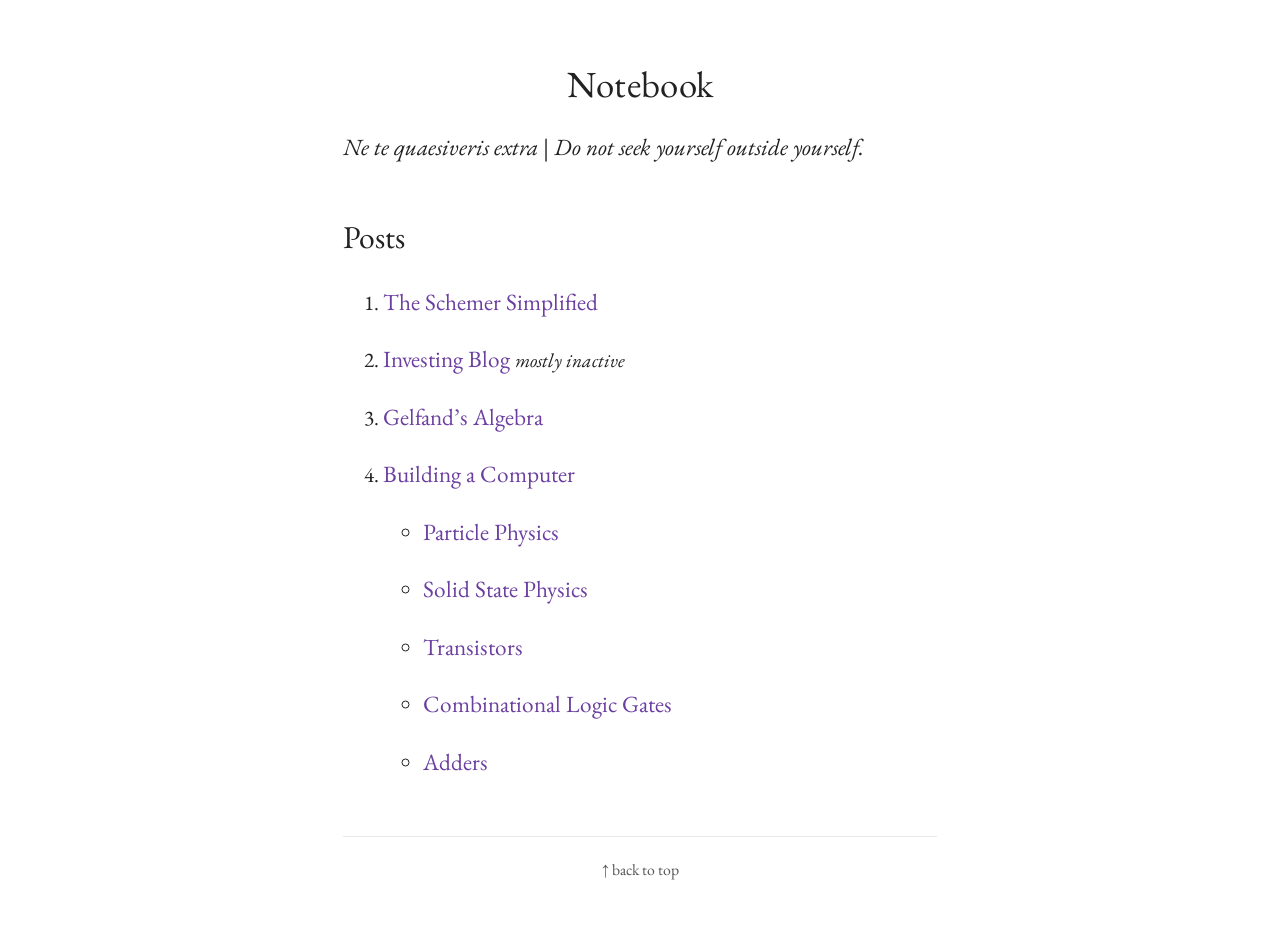
<file: index.html>
<!DOCTYPE html>
<html xmlns="http://www.w3.org/1999/xhtml" lang="" xml:lang="">
<head>
  <meta charset="utf-8" />
  <meta name="generator" content="pandoc" />
  <meta name="viewport" content="width=device-width, initial-scale=1.0, user-scalable=yes" />
  <meta name="keywords" content="computing, computer
science, mathematics, electronics, running, blog" />
  <meta name="description" content="Personal blog/notes on computing, mathematics, fitness and thoughtful simplicity." />
  <title>Notebook</title>
  <style>
    /* Default styles provided by pandoc.
    ** See https://pandoc.org/MANUAL.html#variables-for-html for config info.
    */
    code{white-space: pre-wrap;}
    span.smallcaps{font-variant: small-caps;}
    div.columns{display: flex; gap: min(4vw, 1.5em);}
    div.column{flex: auto; overflow-x: auto;}
    div.hanging-indent{margin-left: 1.5em; text-indent: -1.5em;}
    /* The extra [class] is a hack that increases specificity enough to
       override a similar rule in reveal.js */
    ul.task-list[class]{list-style: none;}
    ul.task-list li input[type="checkbox"] {
      font-size: inherit;
      width: 0.8em;
      margin: 0 0.8em 0.2em -1.6em;
      vertical-align: middle;
    }
  </style>
  <link rel="stylesheet" href="main.css" />
  <link rel="icon" type="image/x-icon" href="favicon.ico">
</head>
<body>
<header id="title-block-header">
<h1 class="title">Notebook</h1>
</header>
<p><em>Ne te quaesiveris extra</em> | <em>Do not seek yourself outside
yourself.</em></p>
<h2 id="posts">Posts</h2>
<ol type="1">
<li><p><a href="https://deepak-venkatesh.github.io/posts/post1.html">The
Schemer Simplified</a></p></li>
<li><p><a href="https://peepalcapital.blogspot.com/">Investing Blog</a>
<small> <em>mostly inactive</em> </small></p></li>
<li><p><a
href="https://deepak-venkatesh.github.io/posts/post2.html">Gelfand’s
Algebra</a></p></li>
<li><p><a
href="https://deepak-venkatesh.github.io/posts/post3.html">Building a
Computer</a></p>
<ul>
<li>
<p><a
href="https://deepak-venkatesh.github.io/posts/post3particle.html">Particle
Physics</a></p>
</li>
<li>
<p><a
href="https://deepak-venkatesh.github.io/posts/post4solidstate.html">Solid
State Physics</a></p>
</li>
<li>
<p><a
href="https://deepak-venkatesh.github.io/posts/post5transistors.html">Transistors</a></p>
</li>
<li>
<p><a
href="https://deepak-venkatesh.github.io/posts/post6logicgates.html">Combinational
Logic Gates</a></p>
</li>
<li>
<p><a
href="https://deepak-venkatesh.github.io/posts/post7adders.html">Adders</a></p>
</li>
</ul></li>
</ol>
<footer class="footer">
<a href="/index.html" class="home-link">↑ back to top</a>
</footer>
</body>
</html>
</file>
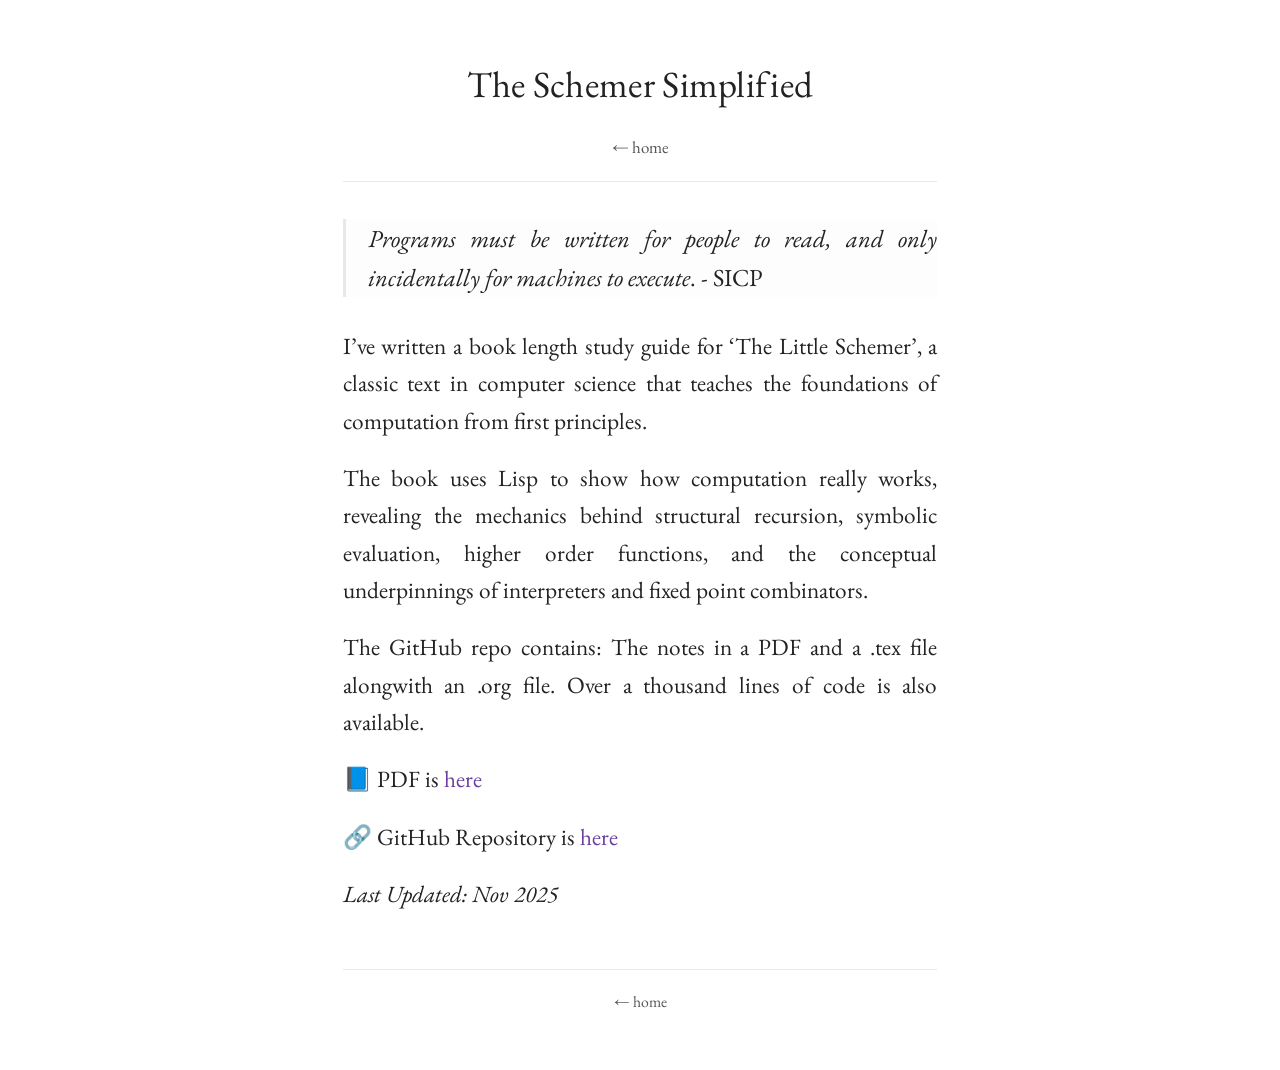
<file: posts/post1.html>
<!DOCTYPE html>
<html xmlns="http://www.w3.org/1999/xhtml" lang="" xml:lang="">
<head>
  <meta charset="utf-8" />
  <meta name="generator" content="pandoc" />
  <meta name="viewport" content="width=device-width, initial-scale=1.0, user-scalable=yes" />
  <meta name="keywords" content="computing, computer science, lisp, the
little schemer, recursion, interpreters" />
  <meta name="description" content="Introduction to Computer Science via The Little Schemer Book" />
  <title>The Schemer Simplified</title>
  <style>
    /* Default styles provided by pandoc.
    ** See https://pandoc.org/MANUAL.html#variables-for-html for config info.
    */
    code{white-space: pre-wrap;}
    span.smallcaps{font-variant: small-caps;}
    div.columns{display: flex; gap: min(4vw, 1.5em);}
    div.column{flex: auto; overflow-x: auto;}
    div.hanging-indent{margin-left: 1.5em; text-indent: -1.5em;}
    /* The extra [class] is a hack that increases specificity enough to
       override a similar rule in reveal.js */
    ul.task-list[class]{list-style: none;}
    ul.task-list li input[type="checkbox"] {
      font-size: inherit;
      width: 0.8em;
      margin: 0 0.8em 0.2em -1.6em;
      vertical-align: middle;
    }
  </style>
  <link rel="stylesheet" href="../main.css" />
  <link rel="icon" type="image/x-icon" href="../favicon.ico">
</head>
<body>
<header id="title-block-header">
<h1 class="title">The Schemer Simplified</h1>
</header>
<header class="header">
<a href="../index.html" class="home-link">← home</a>
</header>
<blockquote>
<p><em>Programs must be written for people to read, and only
incidentally for machines to execute</em>. - SICP</p>
</blockquote>
<p>I’ve written a book length study guide for ‘The Little Schemer’, a
classic text in computer science that teaches the foundations of
computation from first principles.</p>
<p>The book uses Lisp to show how computation really works, revealing
the mechanics behind structural recursion, symbolic evaluation, higher
order functions, and the conceptual underpinnings of interpreters and
fixed point combinators.</p>
<p>The GitHub repo contains: The notes in a PDF and a .tex file
alongwith an .org file. Over a thousand lines of code is also
available.</p>
<p>📘 PDF is <a
href="https://github.com/deepak-venkatesh/schemer-simplified/raw/main/schemer-notes.pdf">here</a></p>
<p>🔗 GitHub Repository is <a
href="https://github.com/deepak-venkatesh/schemer-simplified">here</a></p>
<p><em>Last Updated: Nov 2025</em></p>
<footer class="footer">
<a href="../index.html" class="home-link">← home</a>
</footer>
</body>
</html>
</file>
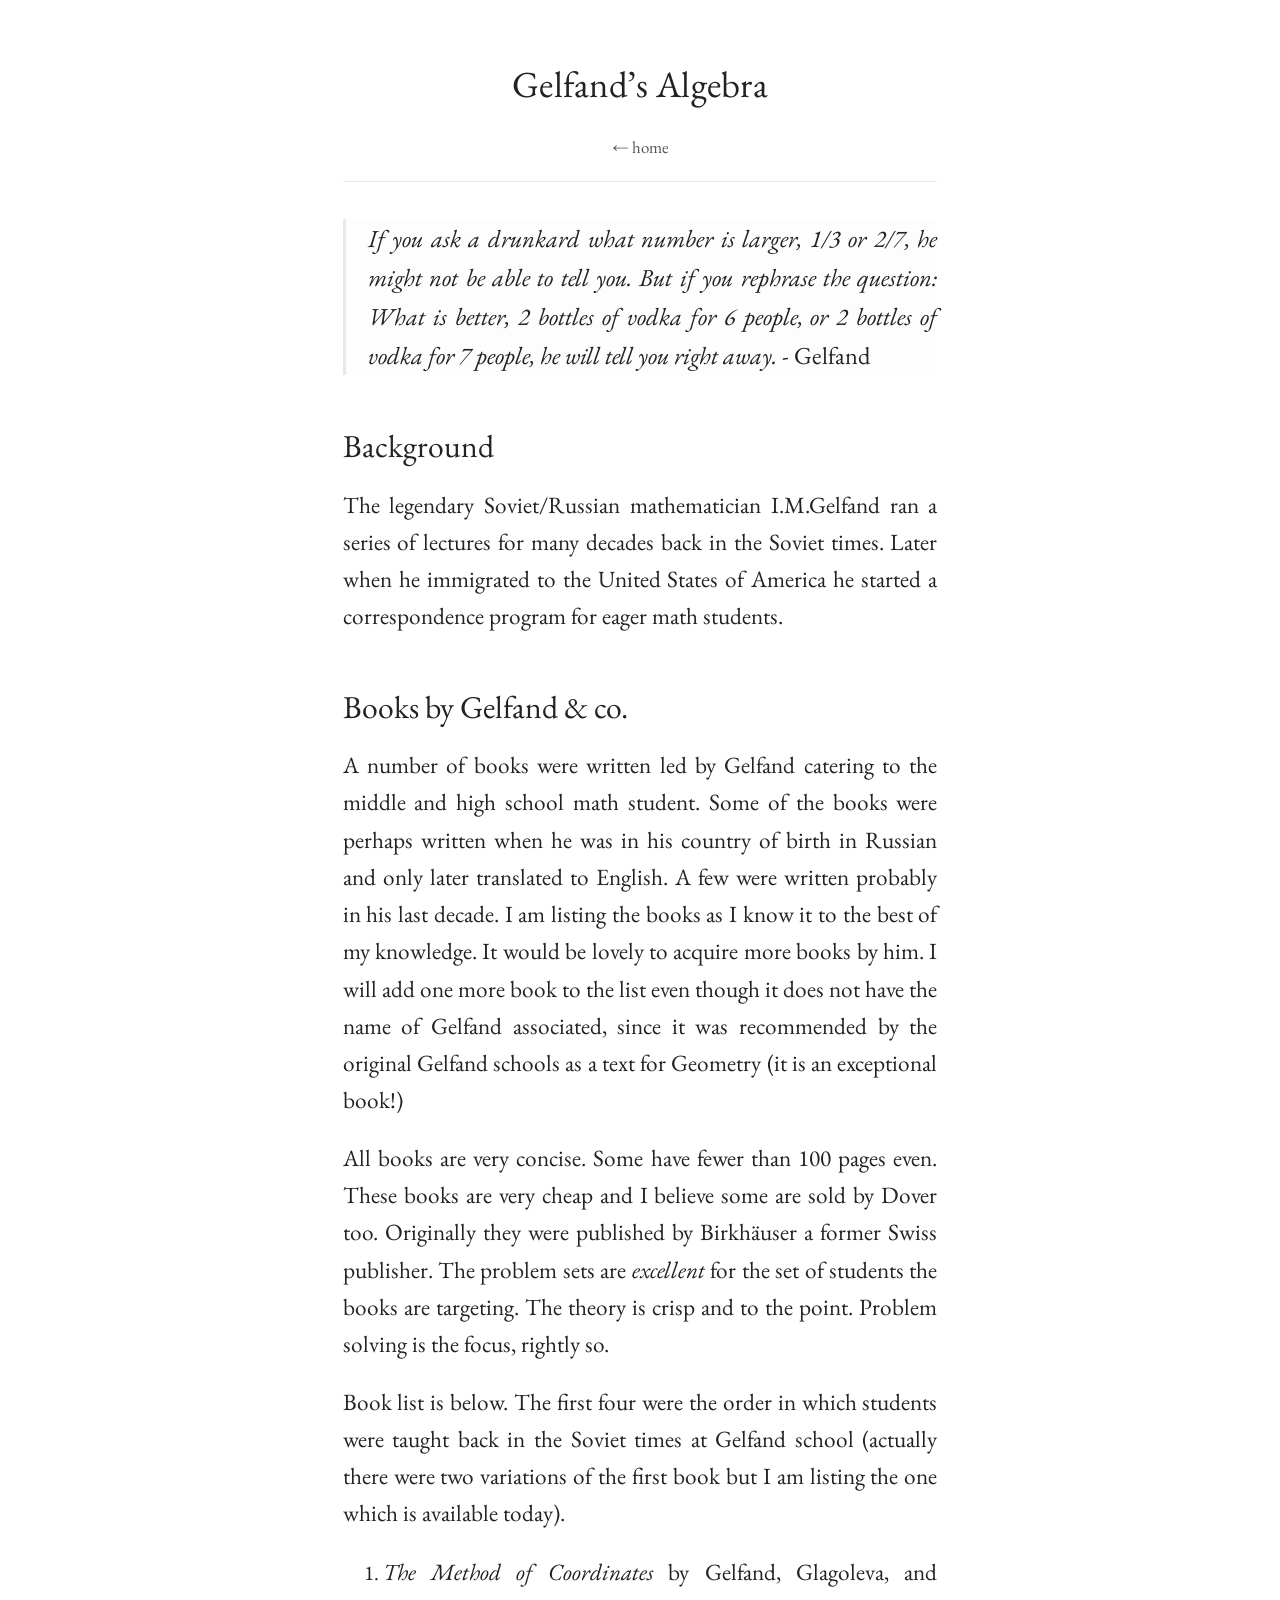
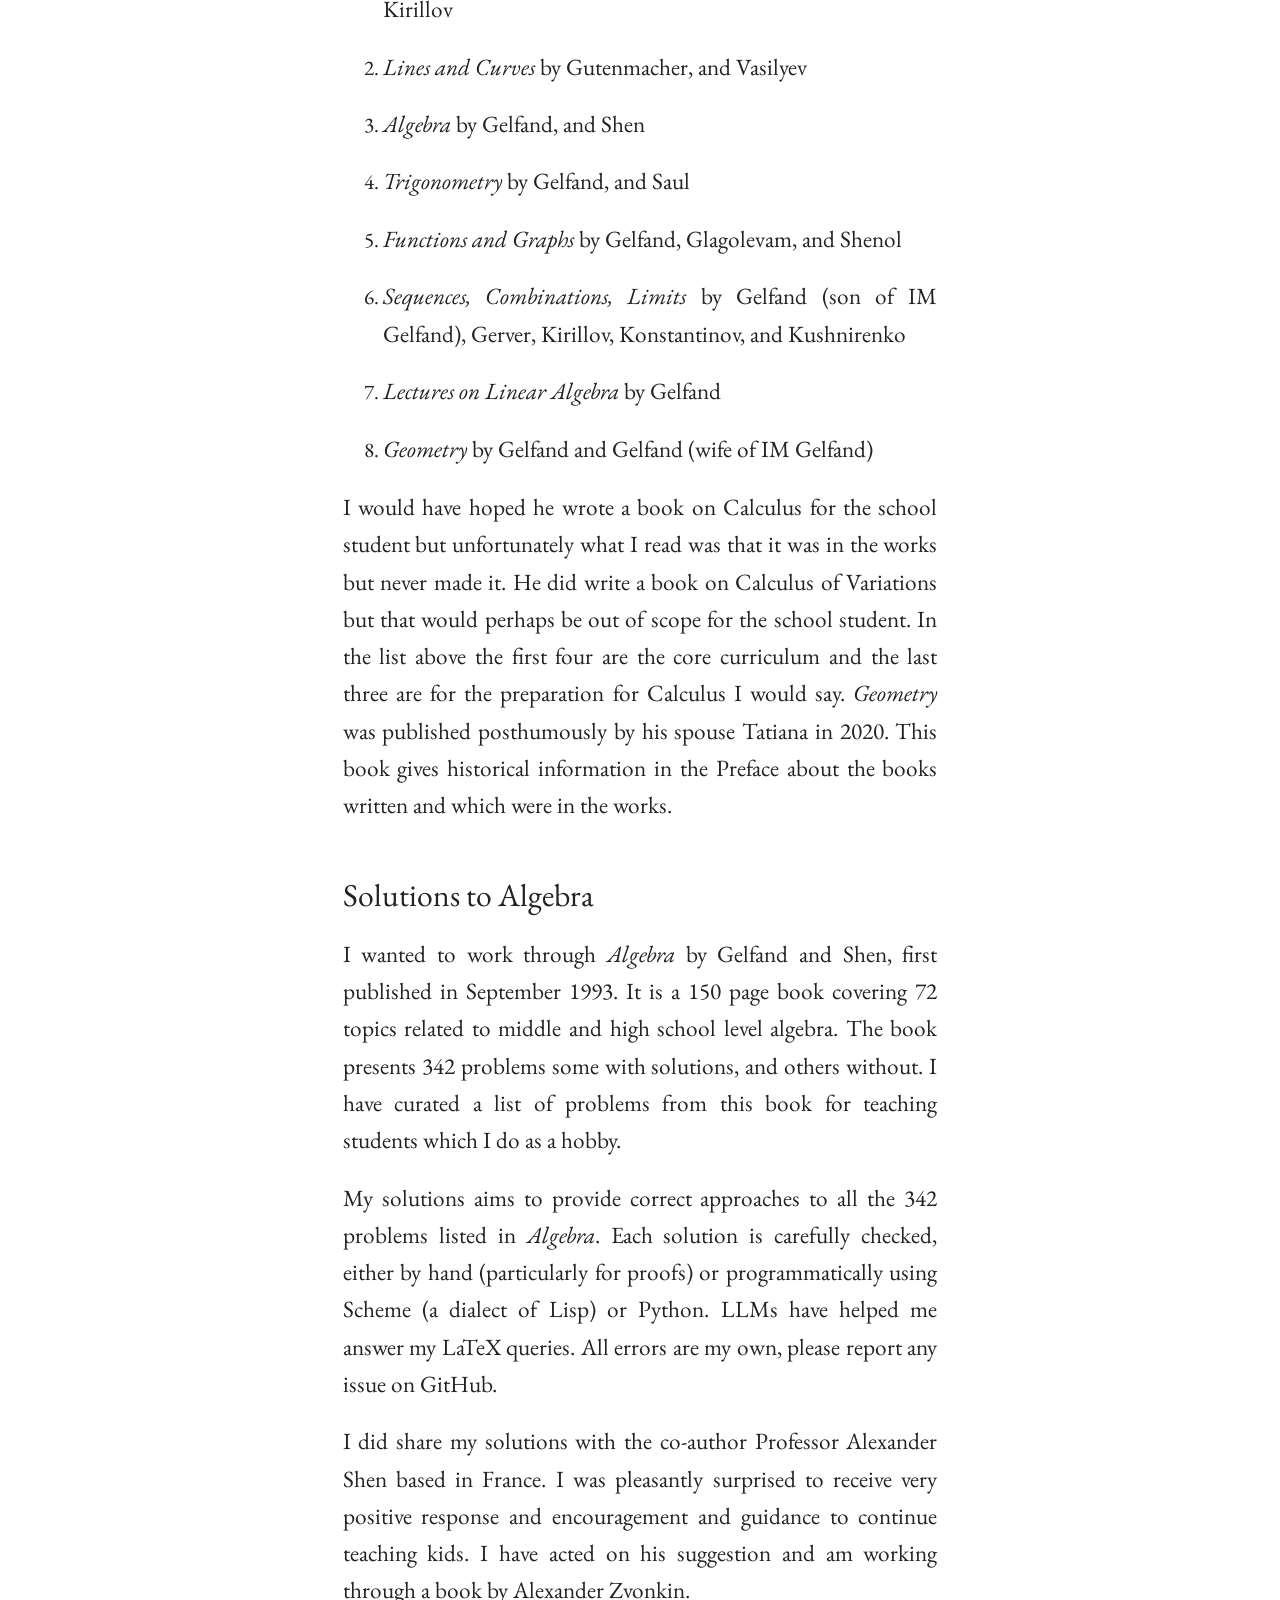
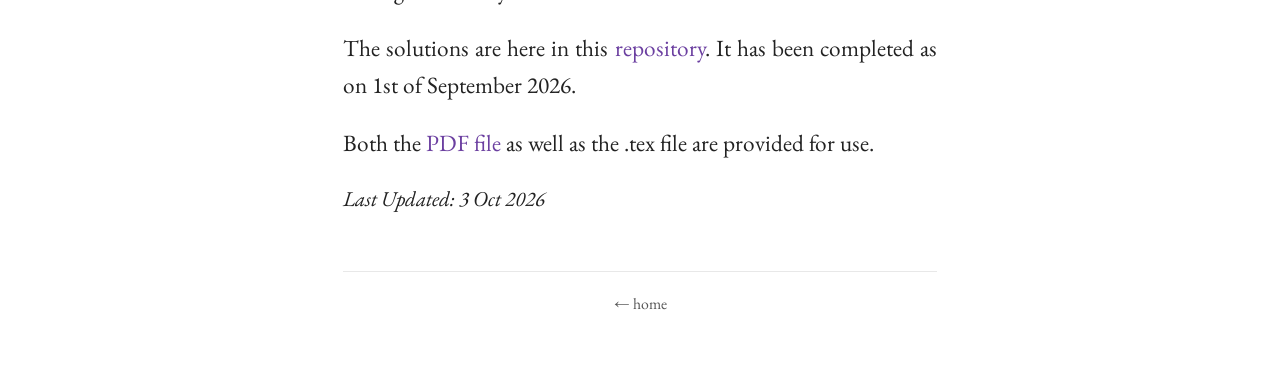
<file: posts/post2.html>
<!DOCTYPE html>
<html xmlns="http://www.w3.org/1999/xhtml" lang="" xml:lang="">
<head>
  <meta charset="utf-8" />
  <meta name="generator" content="pandoc" />
  <meta name="viewport" content="width=device-width, initial-scale=1.0, user-scalable=yes" />
  <meta name="keywords" content="algebra, gelfand, mathematics, maths, solutions" />
  <meta name="description" content="Solutions to the book Algebra by Gelfand and Shen" />
  <title>Gelfand’s Algebra</title>
  <style>
    /* Default styles provided by pandoc.
    ** See https://pandoc.org/MANUAL.html#variables-for-html for config info.
    */
    code{white-space: pre-wrap;}
    span.smallcaps{font-variant: small-caps;}
    div.columns{display: flex; gap: min(4vw, 1.5em);}
    div.column{flex: auto; overflow-x: auto;}
    div.hanging-indent{margin-left: 1.5em; text-indent: -1.5em;}
    /* The extra [class] is a hack that increases specificity enough to
       override a similar rule in reveal.js */
    ul.task-list[class]{list-style: none;}
    ul.task-list li input[type="checkbox"] {
      font-size: inherit;
      width: 0.8em;
      margin: 0 0.8em 0.2em -1.6em;
      vertical-align: middle;
    }
  </style>
  <link rel="stylesheet" href="../main.css" />
  <link rel="icon" type="image/x-icon" href="../favicon.ico">
</head>
<body>
<header id="title-block-header">
<h1 class="title">Gelfand’s Algebra</h1>
</header>
<header class="header">
<a href="../index.html" class="home-link">← home</a>
</header>
<blockquote>
<p><em>If you ask a drunkard what number is larger, 1/3 or 2/7, he might
not be able to tell you. But if you rephrase the question: What is
better, 2 bottles of vodka for 6 people, or 2 bottles of vodka for 7
people, he will tell you right away.</em> - Gelfand</p>
</blockquote>
<h2 id="background">Background</h2>
<p>The legendary Soviet/Russian mathematician I.M.Gelfand ran a series
of lectures for many decades back in the Soviet times. Later when he
immigrated to the United States of America he started a correspondence
program for eager math students.</p>
<h2 id="books-by-gelfand-co.">Books by Gelfand &amp; co.</h2>
<p>A number of books were written led by Gelfand catering to the middle
and high school math student. Some of the books were perhaps written
when he was in his country of birth in Russian and only later translated
to English. A few were written probably in his last decade. I am listing
the books as I know it to the best of my knowledge. It would be lovely
to acquire more books by him. I will add one more book to the list even
though it does not have the name of Gelfand associated, since it was
recommended by the original Gelfand schools as a text for Geometry (it
is an exceptional book!)</p>
<p>All books are very concise. Some have fewer than 100 pages even.
These books are very cheap and I believe some are sold by Dover too.
Originally they were published by Birkhäuser a former Swiss publisher.
The problem sets are <em>excellent</em> for the set of students the
books are targeting. The theory is crisp and to the point. Problem
solving is the focus, rightly so.</p>
<p>Book list is below. The first four were the order in which students
were taught back in the Soviet times at Gelfand school (actually there
were two variations of the first book but I am listing the one which is
available today).</p>
<ol type="1">
<li><p><em>The Method of Coordinates</em> by Gelfand, Glagoleva, and
Kirillov</p></li>
<li><p><em>Lines and Curves</em> by Gutenmacher, and Vasilyev</p></li>
<li><p><em>Algebra</em> by Gelfand, and Shen</p></li>
<li><p><em>Trigonometry</em> by Gelfand, and Saul</p></li>
<li><p><em>Functions and Graphs</em> by Gelfand, Glagolevam, and
Shenol</p></li>
<li><p><em>Sequences, Combinations, Limits</em> by Gelfand (son of IM
Gelfand), Gerver, Kirillov, Konstantinov, and Kushnirenko</p></li>
<li><p><em>Lectures on Linear Algebra</em> by Gelfand</p></li>
<li><p><em>Geometry</em> by Gelfand and Gelfand (wife of IM
Gelfand)</p></li>
</ol>
<p>I would have hoped he wrote a book on Calculus for the school student
but unfortunately what I read was that it was in the works but never
made it. He did write a book on Calculus of Variations but that would
perhaps be out of scope for the school student. In the list above the
first four are the core curriculum and the last three are for the
preparation for Calculus I would say. <em>Geometry</em> was published
posthumously by his spouse Tatiana in 2020. This book gives historical
information in the Preface about the books written and which were in the
works.</p>
<h2 id="solutions-to-algebra">Solutions to Algebra</h2>
<p>I wanted to work through <em>Algebra</em> by Gelfand and Shen, first
published in September 1993. It is a 150 page book covering 72 topics
related to middle and high school level algebra. The book presents 342
problems some with solutions, and others without. I have curated a list
of problems from this book for teaching students which I do as a
hobby.</p>
<p>My solutions aims to provide correct approaches to all the 342
problems listed in <em>Algebra</em>. Each solution is carefully checked,
either by hand (particularly for proofs) or programmatically using
Scheme (a dialect of Lisp) or Python. LLMs have helped me answer my
LaTeX queries. All errors are my own, please report any issue on
GitHub.</p>
<p>I did share my solutions with the co-author Professor Alexander Shen
based in France. I was pleasantly surprised to receive very positive
response and encouragement and guidance to continue teaching kids. I
have acted on his suggestion and am working through a book by Alexander
Zvonkin.</p>
<p>The solutions are here in this <a
href="https://github.com/deepak-venkatesh/gelfand-algebra">repository</a>.
It has been completed as on 1st of September 2026.</p>
<p>Both the <a
href="https://github.com/deepak-venkatesh/gelfand-algebra/raw/main/Algebra%20Solutions.pdf">PDF
file</a> as well as the .tex file are provided for use.</p>
<em>Last Updated: 3 Oct 2026</em>
<footer class="footer">
<a href="../index.html" class="home-link">← home</a>
</footer>
</body>
</html>
</file>
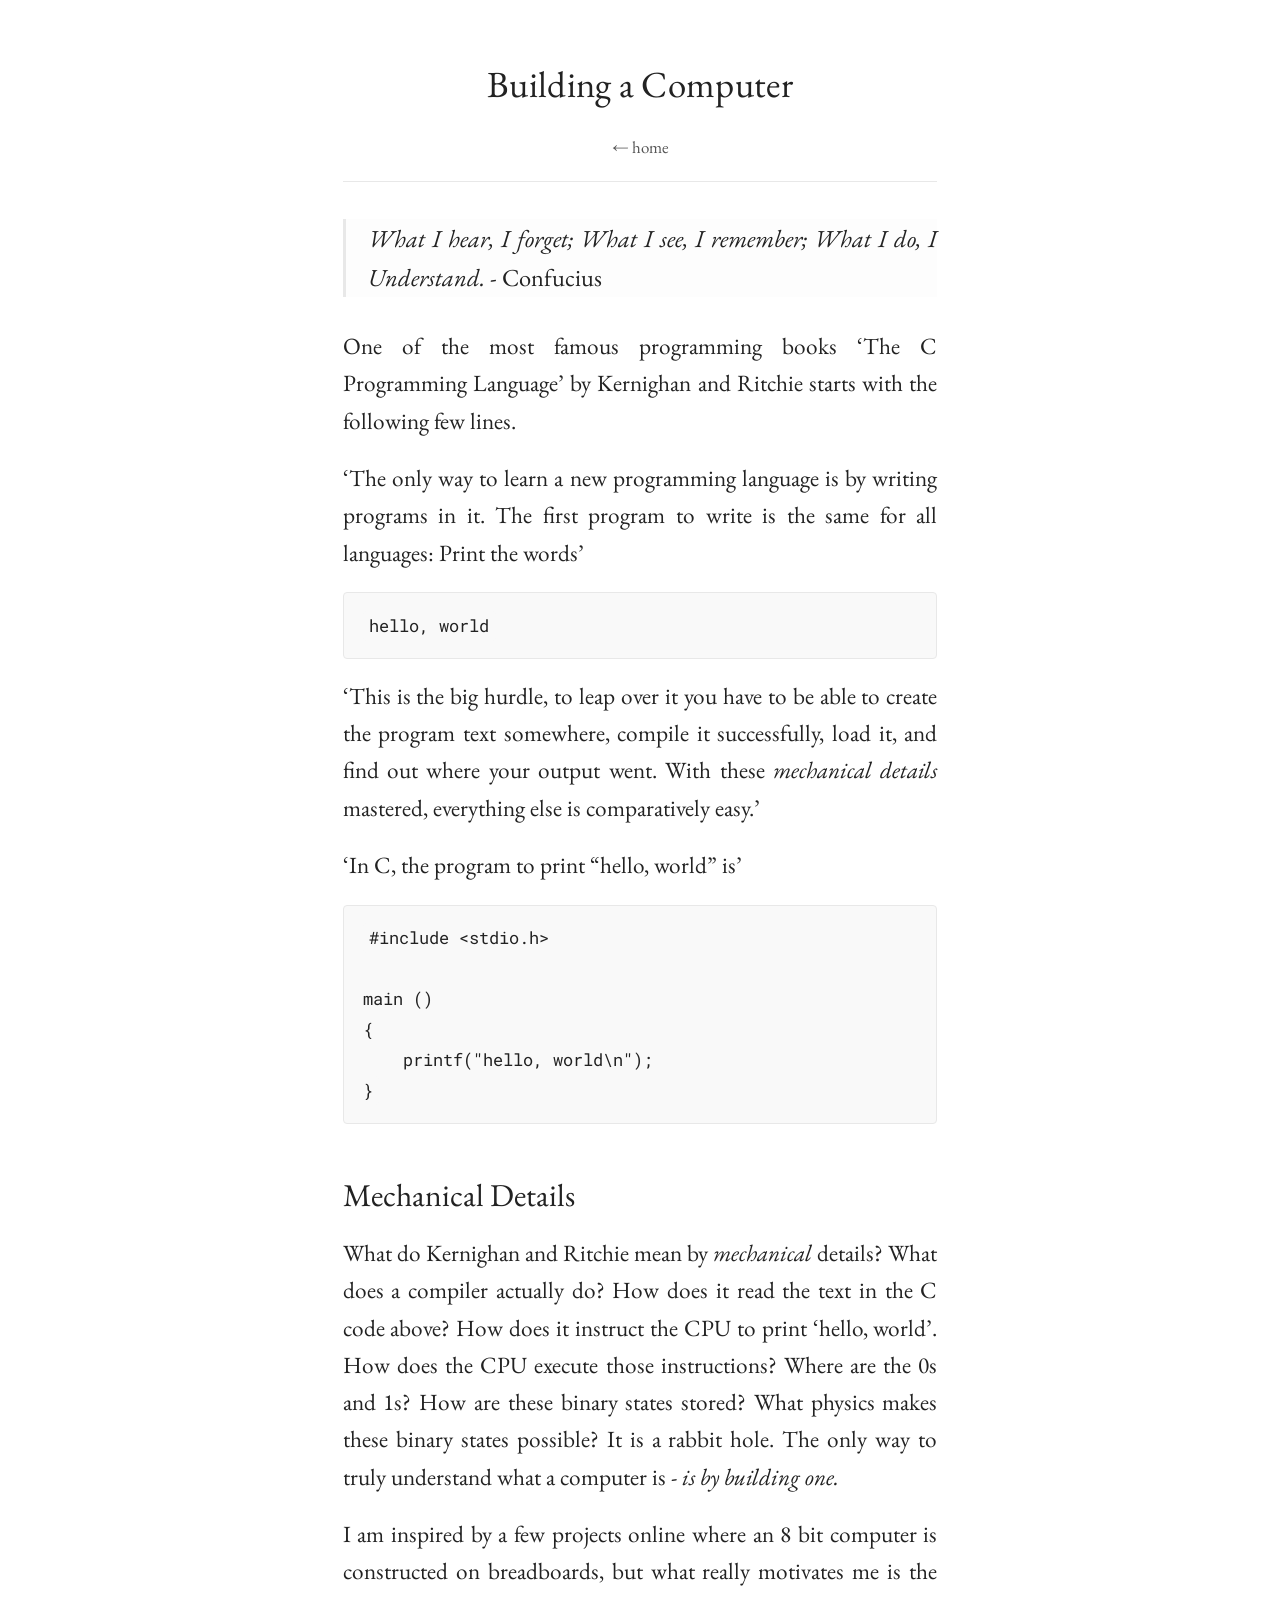
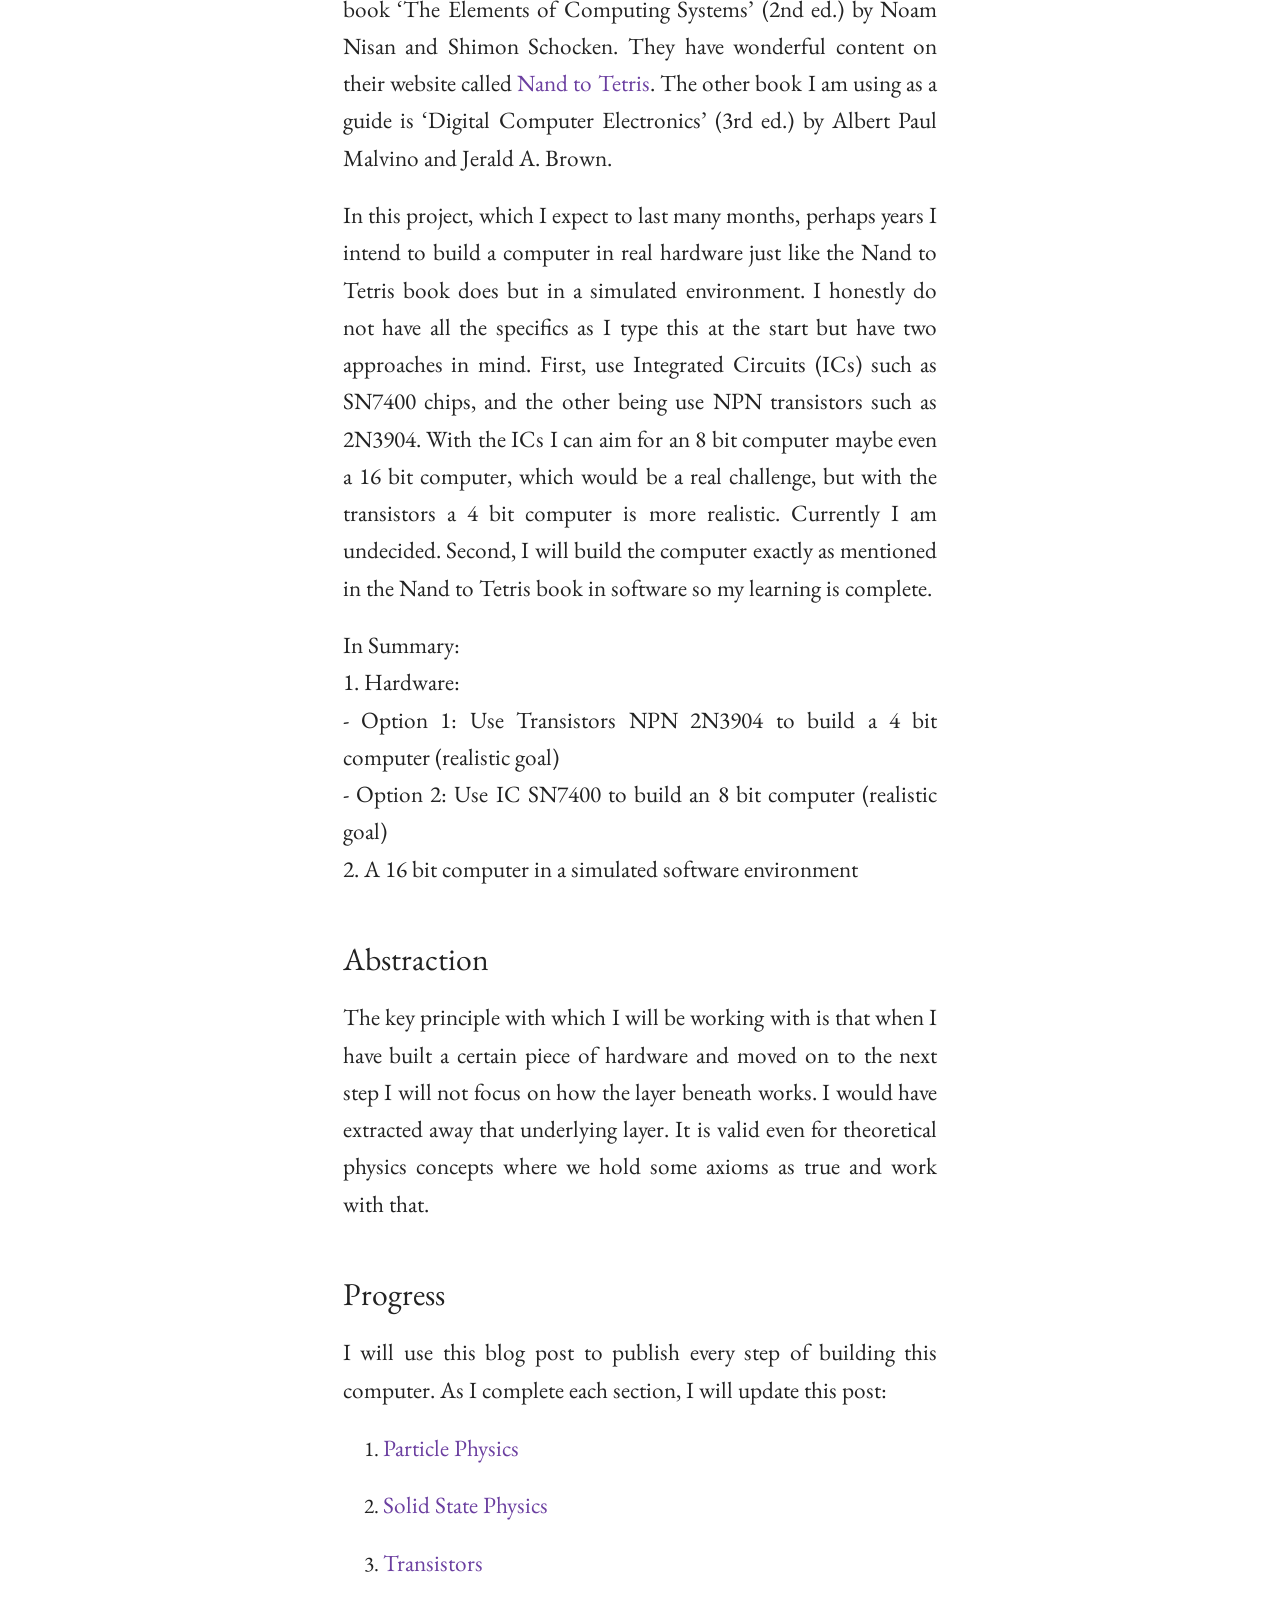
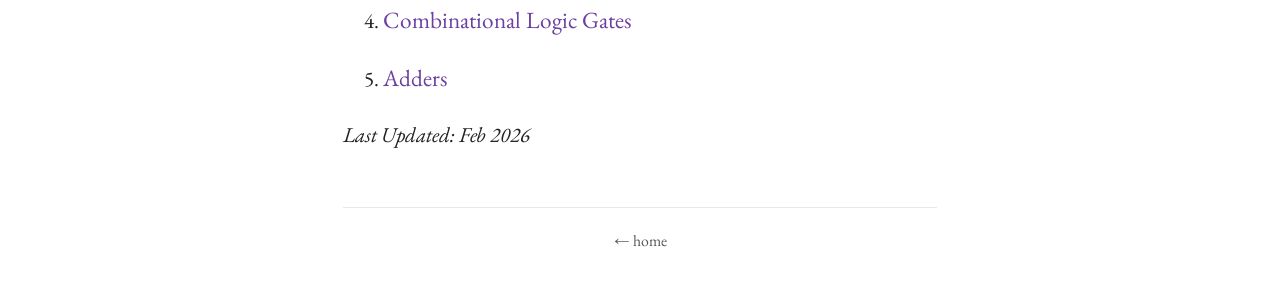
<file: posts/post3.html>
<!DOCTYPE html>
<html xmlns="http://www.w3.org/1999/xhtml" lang="" xml:lang="">
<head>
  <meta charset="utf-8" />
  <meta name="generator" content="pandoc" />
  <meta name="viewport" content="width=device-width, initial-scale=1.0, user-scalable=yes" />
  <meta name="keywords" content="Computer Architecture, First
Principles, Logic Gates, Transistors, ALU, RAM, CPU, Memory, Machine
Language, Assembly, Virtual Machine, High Level
Language, Compiler, Interpreter, Nand to Tetris" />
  <meta name="description" content="Building a Computer from the ground up" />
  <title>Building a Computer</title>
  <style>
    /* Default styles provided by pandoc.
    ** See https://pandoc.org/MANUAL.html#variables-for-html for config info.
    */
    code{white-space: pre-wrap;}
    span.smallcaps{font-variant: small-caps;}
    div.columns{display: flex; gap: min(4vw, 1.5em);}
    div.column{flex: auto; overflow-x: auto;}
    div.hanging-indent{margin-left: 1.5em; text-indent: -1.5em;}
    /* The extra [class] is a hack that increases specificity enough to
       override a similar rule in reveal.js */
    ul.task-list[class]{list-style: none;}
    ul.task-list li input[type="checkbox"] {
      font-size: inherit;
      width: 0.8em;
      margin: 0 0.8em 0.2em -1.6em;
      vertical-align: middle;
    }
  </style>
  <link rel="stylesheet" href="../main.css" />
  <link rel="icon" type="image/x-icon" href="../favicon.ico">
</head>
<body>
<header id="title-block-header">
<h1 class="title">Building a Computer</h1>
</header>
<header class="header">
<a href="../index.html" class="home-link">← home</a>
</header>
<blockquote>
<p><em>What I hear, I forget; What I see, I remember; What I do, I
Understand.</em> - Confucius</p>
</blockquote>
<p>One of the most famous programming books ‘The C Programming Language’
by Kernighan and Ritchie starts with the following few lines.</p>
<p>‘The only way to learn a new programming language is by writing
programs in it. The first program to write is the same for all
languages: Print the words’</p>
<pre><code>hello, world</code></pre>
<p>‘This is the big hurdle, to leap over it you have to be able to
create the program text somewhere, compile it successfully, load it, and
find out where your output went. With these <em>mechanical details</em>
mastered, everything else is comparatively easy.’</p>
<p>‘In C, the program to print “hello, world” is’</p>
<pre><code>#include &lt;stdio.h&gt;

main ()
{
    printf(&quot;hello, world\n&quot;);
}</code></pre>
<h2 id="mechanical-details">Mechanical Details</h2>
<p>What do Kernighan and Ritchie mean by <em>mechanical</em> details?
What does a compiler actually do? How does it read the text in the C
code above? How does it instruct the CPU to print ‘hello, world’. How
does the CPU execute those instructions? Where are the 0s and 1s? How
are these binary states stored? What physics makes these binary states
possible? It is a rabbit hole. The only way to truly understand what a
computer is - <em>is by building one.</em></p>
<p>I am inspired by a few projects online where an 8 bit computer is
constructed on breadboards, but what really motivates me is the book
‘The Elements of Computing Systems’ (2nd ed.) by Noam Nisan and Shimon
Schocken. They have wonderful content on their website called <a
href="https://www.nand2tetris.org/">Nand to Tetris</a>. The other book I
am using as a guide is ‘Digital Computer Electronics’ (3rd ed.) by
Albert Paul Malvino and Jerald A. Brown.</p>
<p>In this project, which I expect to last many months, perhaps years I
intend to build a computer in real hardware just like the Nand to Tetris
book does but in a simulated environment. I honestly do not have all the
specifics as I type this at the start but have two approaches in mind.
First, use Integrated Circuits (ICs) such as SN7400 chips, and the other
being use NPN transistors such as 2N3904. With the ICs I can aim for an
8 bit computer maybe even a 16 bit computer, which would be a real
challenge, but with the transistors a 4 bit computer is more realistic.
Currently I am undecided. Second, I will build the computer exactly as
mentioned in the Nand to Tetris book in software so my learning is
complete.</p>
<p>In Summary:<br />
1. Hardware:<br />
- Option 1: Use Transistors NPN 2N3904 to build a 4 bit computer
(realistic goal)<br />
- Option 2: Use IC SN7400 to build an 8 bit computer (realistic
goal)<br />
2. A 16 bit computer in a simulated software environment</p>
<h2 id="abstraction">Abstraction</h2>
<p>The key principle with which I will be working with is that when I
have built a certain piece of hardware and moved on to the next step I
will not focus on how the layer beneath works. I would have extracted
away that underlying layer. It is valid even for theoretical physics
concepts where we hold some axioms as true and work with that.</p>
<h2 id="progress">Progress</h2>
<p>I will use this blog post to publish every step of building this
computer. As I complete each section, I will update this post:</p>
<ol type="1">
<li><p><a href="./post3particle.html">Particle Physics</a></p></li>
<li><p><a href="./post4solidstate.html">Solid State Physics</a></p></li>
<li><p><a href="./post5transistors.html">Transistors</a></p></li>
<li><p><a href="./post6logicgates.html">Combinational Logic
Gates</a></p></li>
<li><p><a href="./post7adders.html">Adders</a></p></li>
</ol>
<em>Last Updated: Feb 2026</em>
<footer class="footer">
<a href="../index.html" class="home-link">← home</a>
</footer>
</body>
</html>
</file>
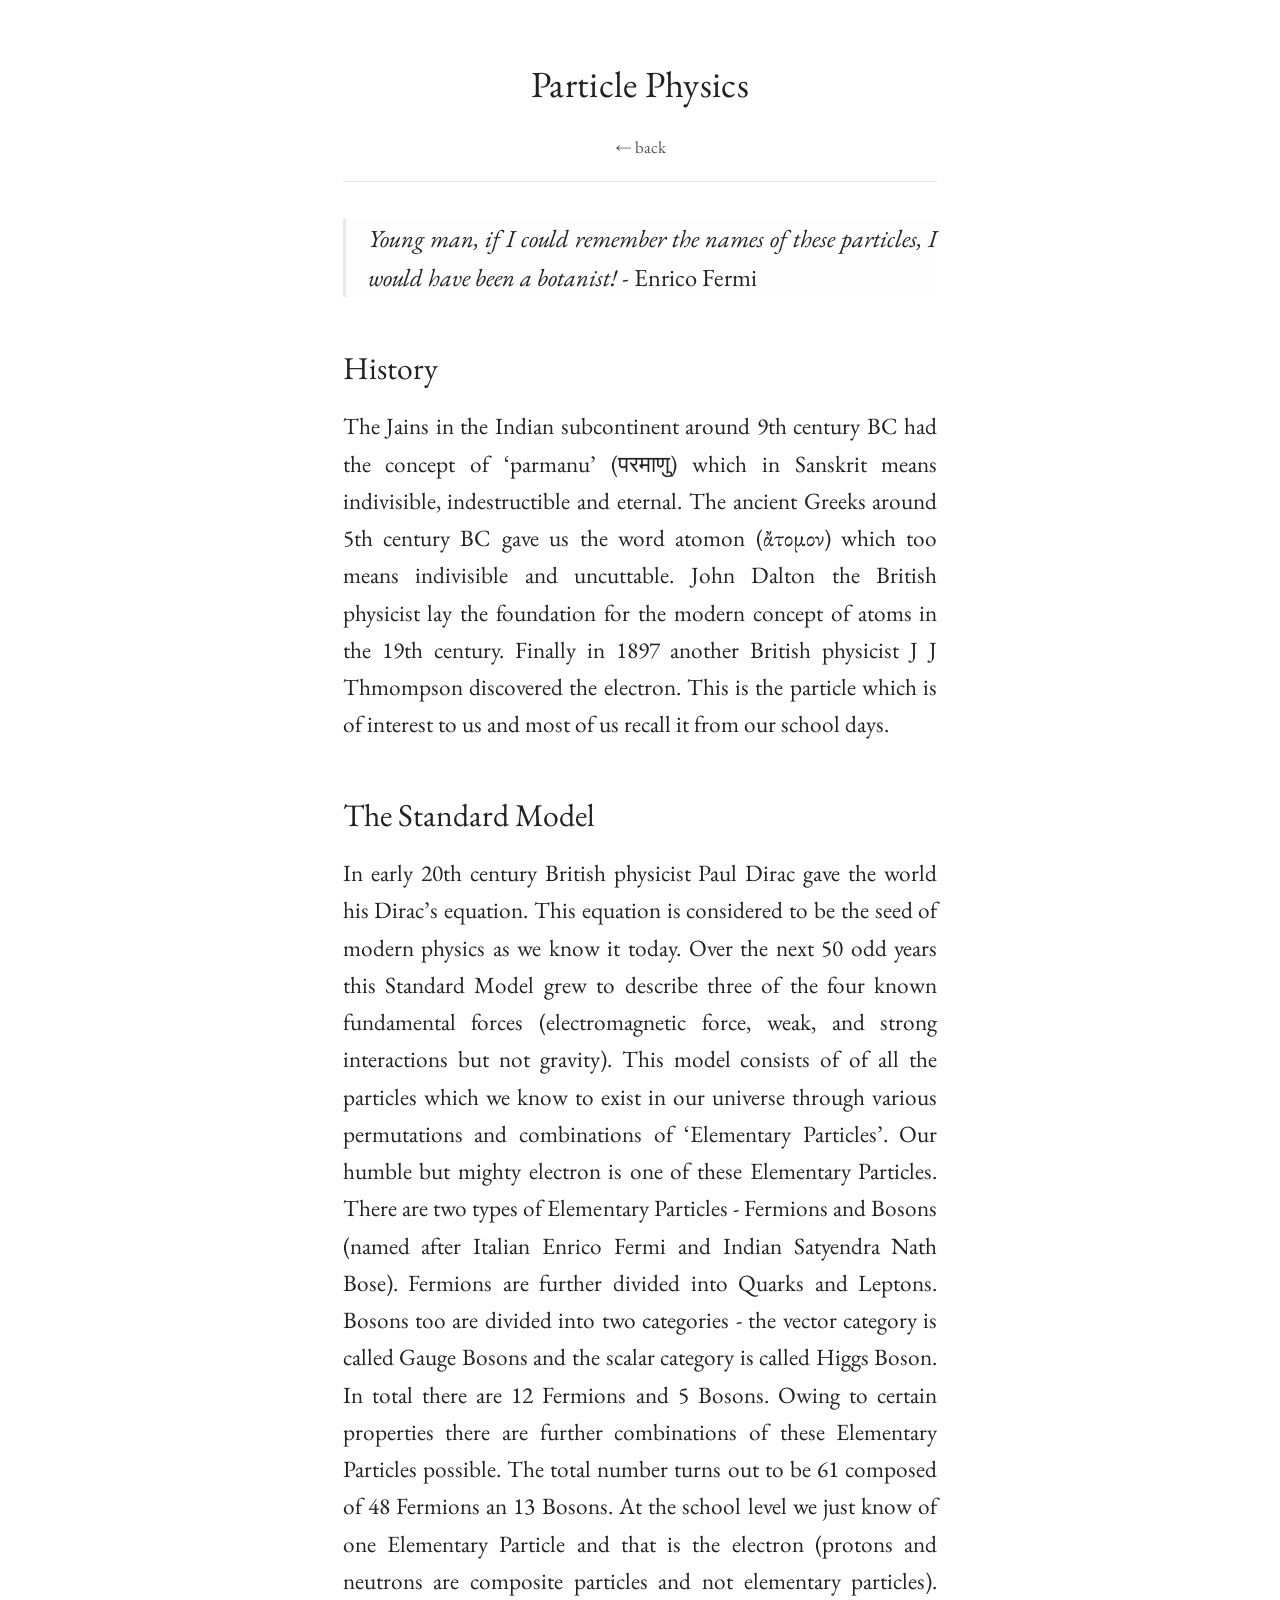
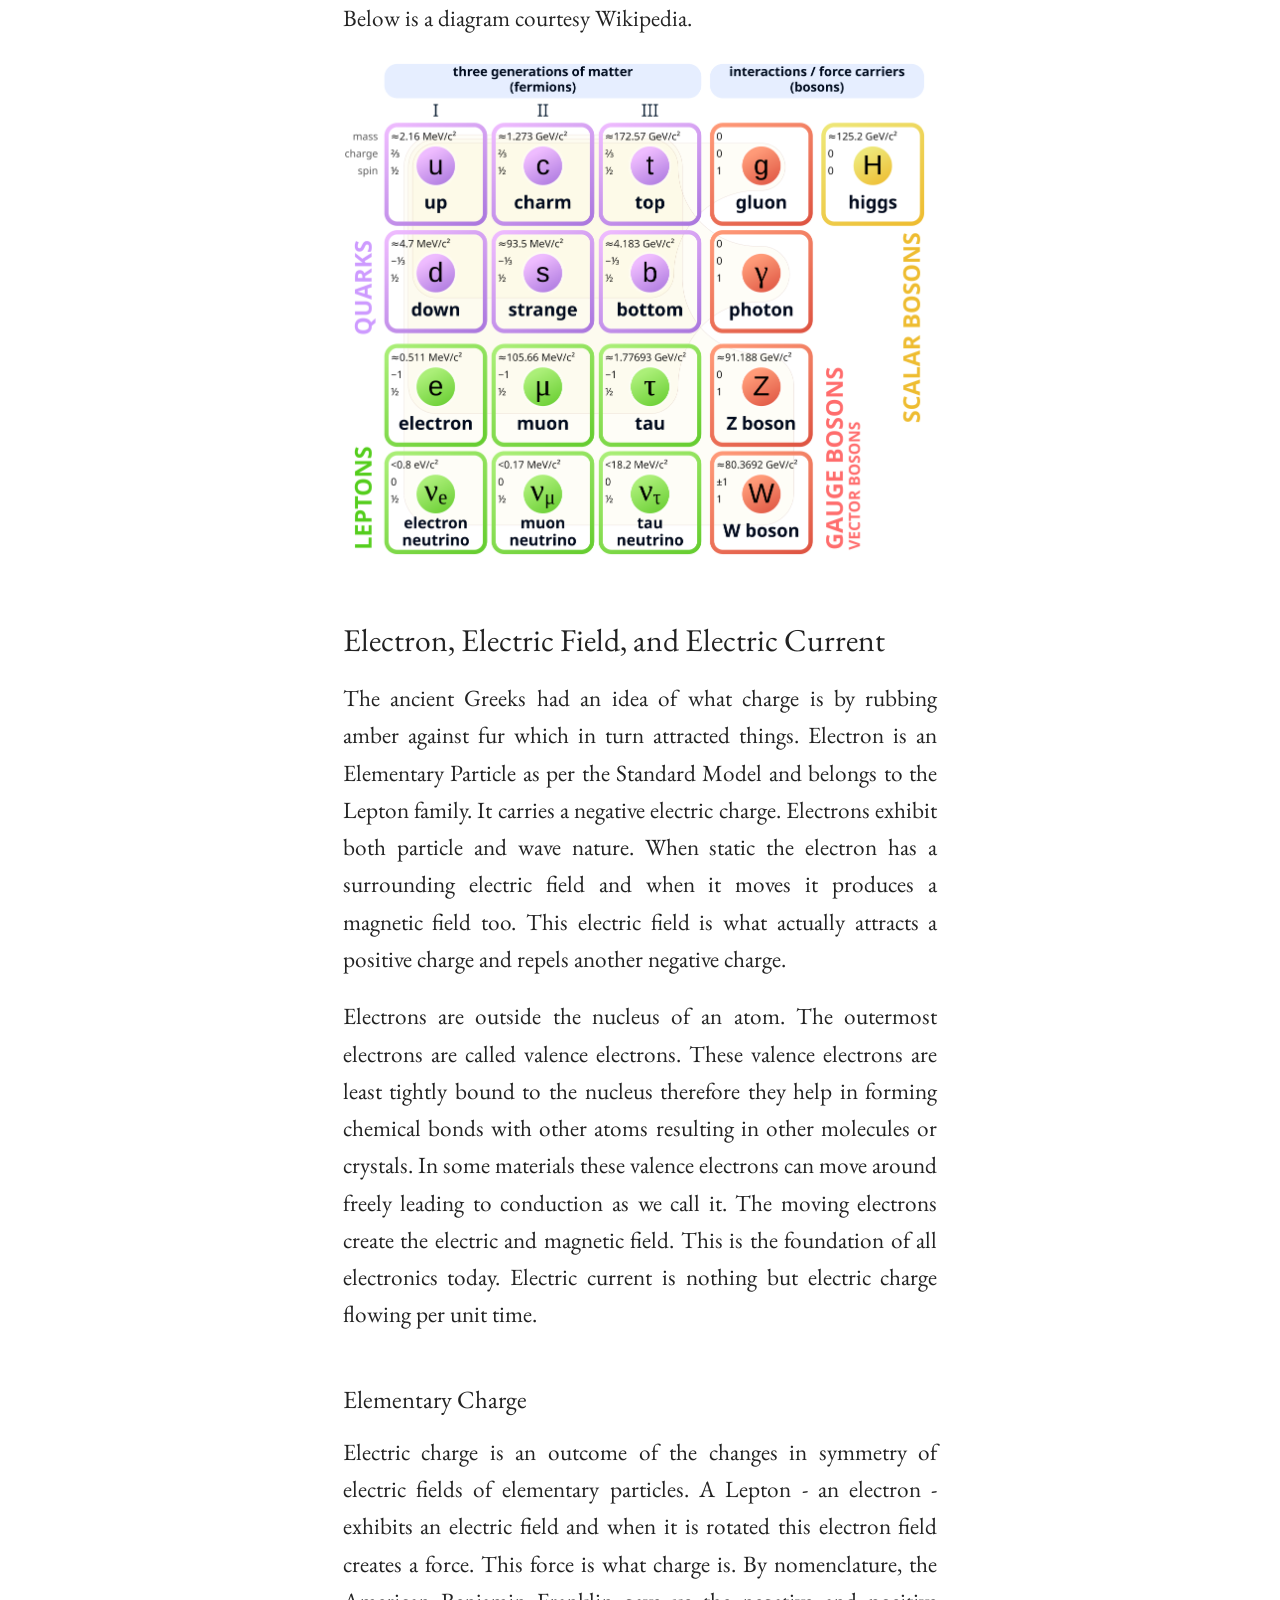
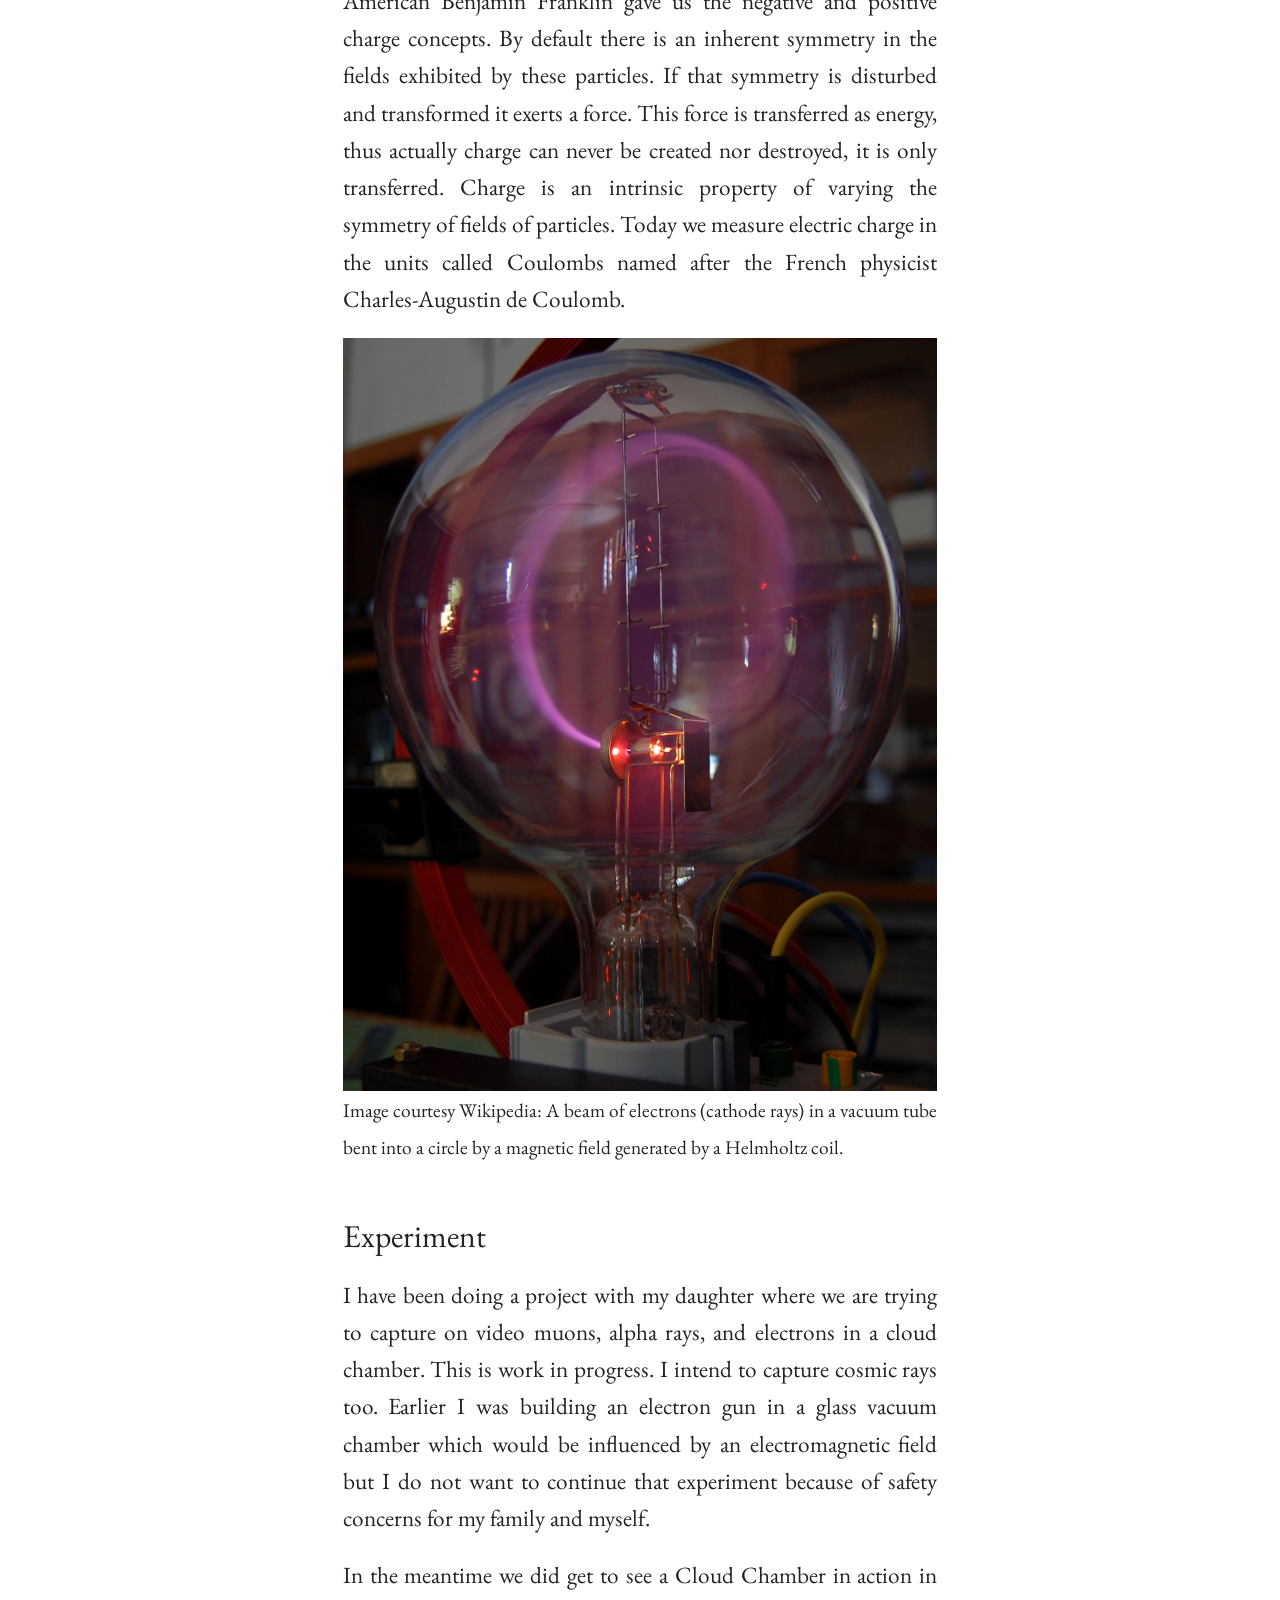
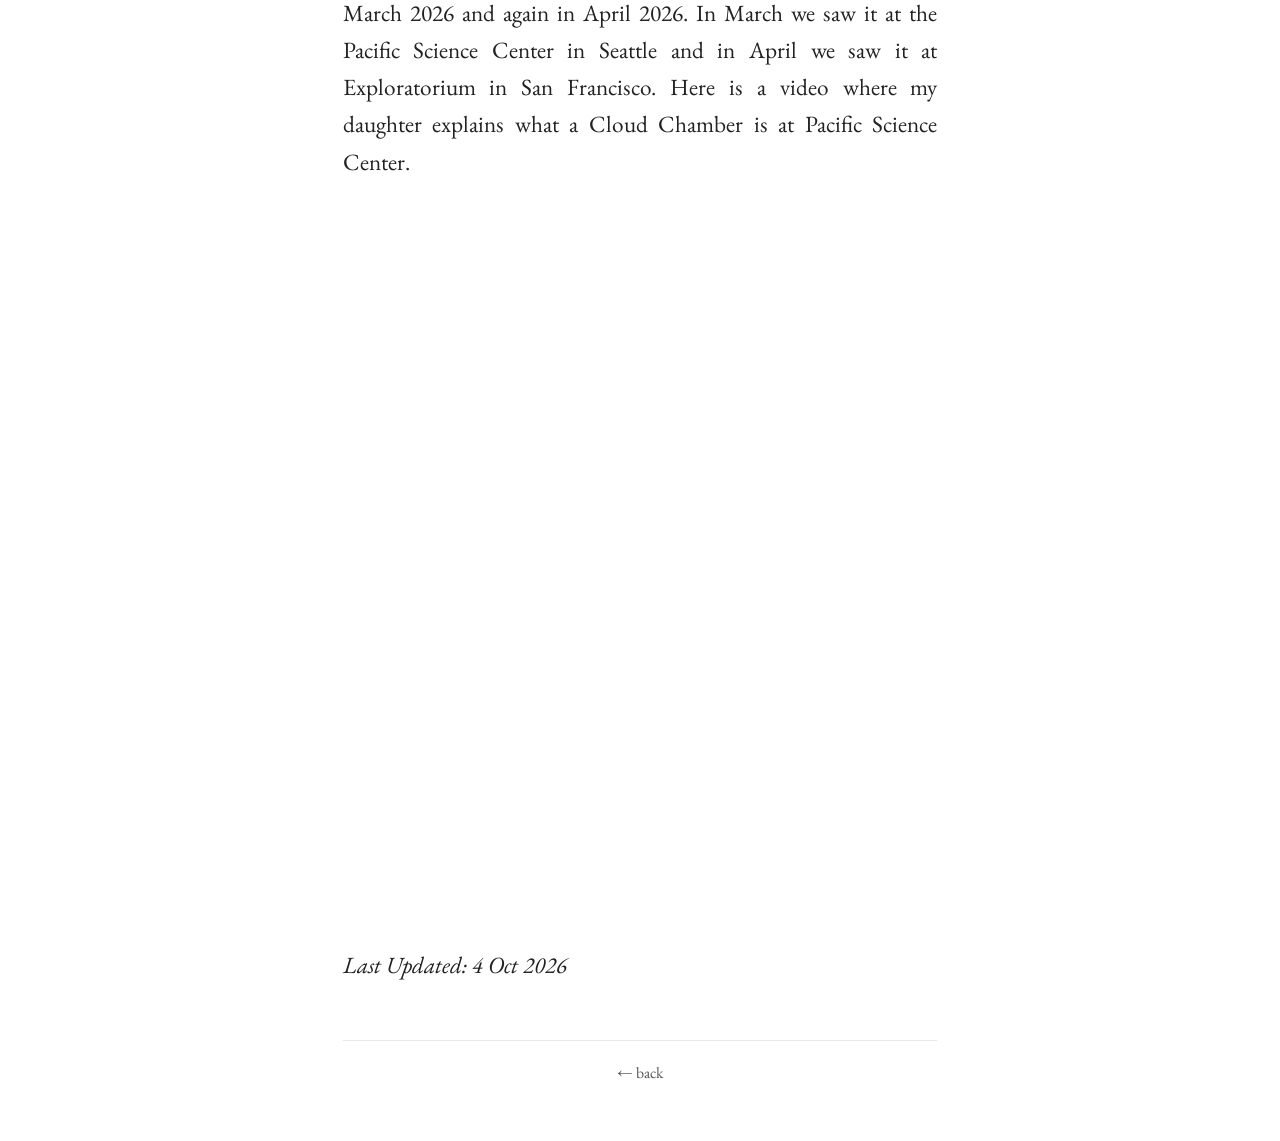
<file: posts/post3particle.html>
<!DOCTYPE html>
<html xmlns="http://www.w3.org/1999/xhtml" lang="" xml:lang="">
<head>
  <meta charset="utf-8" />
  <meta name="generator" content="pandoc" />
  <meta name="viewport" content="width=device-width, initial-scale=1.0, user-scalable=yes" />
  <meta name="keywords" content="Particle Physics, Computer
Architecture, First Principles, Logic
Gates, Transistors, ALU, RAM, CPU, Memory, Machine
Language, Assembly, Virtual Machine, High Level
Language, Compiler, Interpreter, Nand to Tetris" />
  <meta name="description" content="Building a Computer from the ground up" />
  <title>Particle Physics</title>
  <style>
    /* Default styles provided by pandoc.
    ** See https://pandoc.org/MANUAL.html#variables-for-html for config info.
    */
    code{white-space: pre-wrap;}
    span.smallcaps{font-variant: small-caps;}
    div.columns{display: flex; gap: min(4vw, 1.5em);}
    div.column{flex: auto; overflow-x: auto;}
    div.hanging-indent{margin-left: 1.5em; text-indent: -1.5em;}
    /* The extra [class] is a hack that increases specificity enough to
       override a similar rule in reveal.js */
    ul.task-list[class]{list-style: none;}
    ul.task-list li input[type="checkbox"] {
      font-size: inherit;
      width: 0.8em;
      margin: 0 0.8em 0.2em -1.6em;
      vertical-align: middle;
    }
  </style>
  <link rel="stylesheet" href="../main.css" />
  <link rel="icon" type="image/x-icon" href="../favicon.ico">
</head>
<body>
<header id="title-block-header">
<h1 class="title">Particle Physics</h1>
</header>
<header class="header">
<a href="./post3.html" class="home-link">← back</a>
</header>
<blockquote>
<p><em>Young man, if I could remember the names of these particles, I
would have been a botanist!</em> - Enrico Fermi</p>
</blockquote>
<h2 id="history">History</h2>
<p>The Jains in the Indian subcontinent around 9th century BC had the
concept of ‘parmanu’ (परमाणु) which in Sanskrit means indivisible,
indestructible and eternal. The ancient Greeks around 5th century BC
gave us the word atomon (ἄτομον) which too means indivisible and
uncuttable. John Dalton the British physicist lay the foundation for the
modern concept of atoms in the 19th century. Finally in 1897 another
British physicist J J Thmompson discovered the electron. This is the
particle which is of interest to us and most of us recall it from our
school days.</p>
<h2 id="the-standard-model">The Standard Model</h2>
<p>In early 20th century British physicist Paul Dirac gave the world his
Dirac’s equation. This equation is considered to be the seed of modern
physics as we know it today. Over the next 50 odd years this Standard
Model grew to describe three of the four known fundamental forces
(electromagnetic force, weak, and strong interactions but not gravity).
This model consists of of all the particles which we know to exist in
our universe through various permutations and combinations of
‘Elementary Particles’. Our humble but mighty electron is one of these
Elementary Particles. There are two types of Elementary Particles -
Fermions and Bosons (named after Italian Enrico Fermi and Indian
Satyendra Nath Bose). Fermions are further divided into Quarks and
Leptons. Bosons too are divided into two categories - the vector
category is called Gauge Bosons and the scalar category is called Higgs
Boson. In total there are 12 Fermions and 5 Bosons. Owing to certain
properties there are further combinations of these Elementary Particles
possible. The total number turns out to be 61 composed of 48 Fermions an
13 Bosons. At the school level we just know of one Elementary Particle
and that is the electron (protons and neutrons are composite particles
and not elementary particles). Below is a diagram courtesy
Wikipedia.</p>
<p><img src="../assets/ElementaryParticles.png"
class="responsive-img" /></p>
<h2 id="electron-electric-field-and-electric-current">Electron, Electric
Field, and Electric Current</h2>
<p>The ancient Greeks had an idea of what charge is by rubbing amber
against fur which in turn attracted things. Electron is an Elementary
Particle as per the Standard Model and belongs to the Lepton family. It
carries a negative electric charge. Electrons exhibit both particle and
wave nature. When static the electron has a surrounding electric field
and when it moves it produces a magnetic field too. This electric field
is what actually attracts a positive charge and repels another negative
charge.</p>
<p>Electrons are outside the nucleus of an atom. The outermost electrons
are called valence electrons. These valence electrons are least tightly
bound to the nucleus therefore they help in forming chemical bonds with
other atoms resulting in other molecules or crystals. In some materials
these valence electrons can move around freely leading to conduction as
we call it. The moving electrons create the electric and magnetic field.
This is the foundation of all electronics today. Electric current is
nothing but electric charge flowing per unit time.</p>
<h3 id="elementary-charge">Elementary Charge</h3>
<p>Electric charge is an outcome of the changes in symmetry of electric
fields of elementary particles. A Lepton - an electron - exhibits an
electric field and when it is rotated this electron field creates a
force. This force is what charge is. By nomenclature, the American
Benjamin Franklin gave us the negative and positive charge concepts. By
default there is an inherent symmetry in the fields exhibited by these
particles. If that symmetry is disturbed and transformed it exerts a
force. This force is transferred as energy, thus actually charge can
never be created nor destroyed, it is only transferred. Charge is an
intrinsic property of varying the symmetry of fields of particles. Today
we measure electric charge in the units called Coulombs named after the
French physicist Charles-Augustin de Coulomb.</p>
<p><img src="../assets/cathoderays.jpg" class="responsive-img" />
<small> Image courtesy Wikipedia: A beam of electrons (cathode rays) in
a vacuum tube bent into a circle by a magnetic field generated by a
Helmholtz coil.</small></p>
<h2 id="experiment">Experiment</h2>
<p>I have been doing a project with my daughter where we are trying to
capture on video muons, alpha rays, and electrons in a cloud chamber.
This is work in progress. I intend to capture cosmic rays too. Earlier I
was building an electron gun in a glass vacuum chamber which would be
influenced by an electromagnetic field but I do not want to continue
that experiment because of safety concerns for my family and myself.</p>
<p>In the meantime we did get to see a Cloud Chamber in action in March
2026 and again in April 2026. In March we saw it at the Pacific Science
Center in Seattle and in April we saw it at Exploratorium in San
Francisco. Here is a video where my daughter explains what a Cloud
Chamber is at Pacific Science Center.</p>
<div class="video-container video-portrait">
<p><iframe
    src="https://www.youtube.com/embed/If-L2IzboXA"
    title="Cloud Chamber at Pacific Science Center"
    allow="accelerometer; autoplay; clipboard-write; encrypted-media; gyroscope; picture-in-picture; web-share"
    allowfullscreen> </iframe></p>
</div>
<p><em>Last Updated: 4 Oct 2026</em></p>
<footer class="footer">
<a href="./post3.html" class="home-link">← back</a>
</footer>
</body>
</html>
</file>
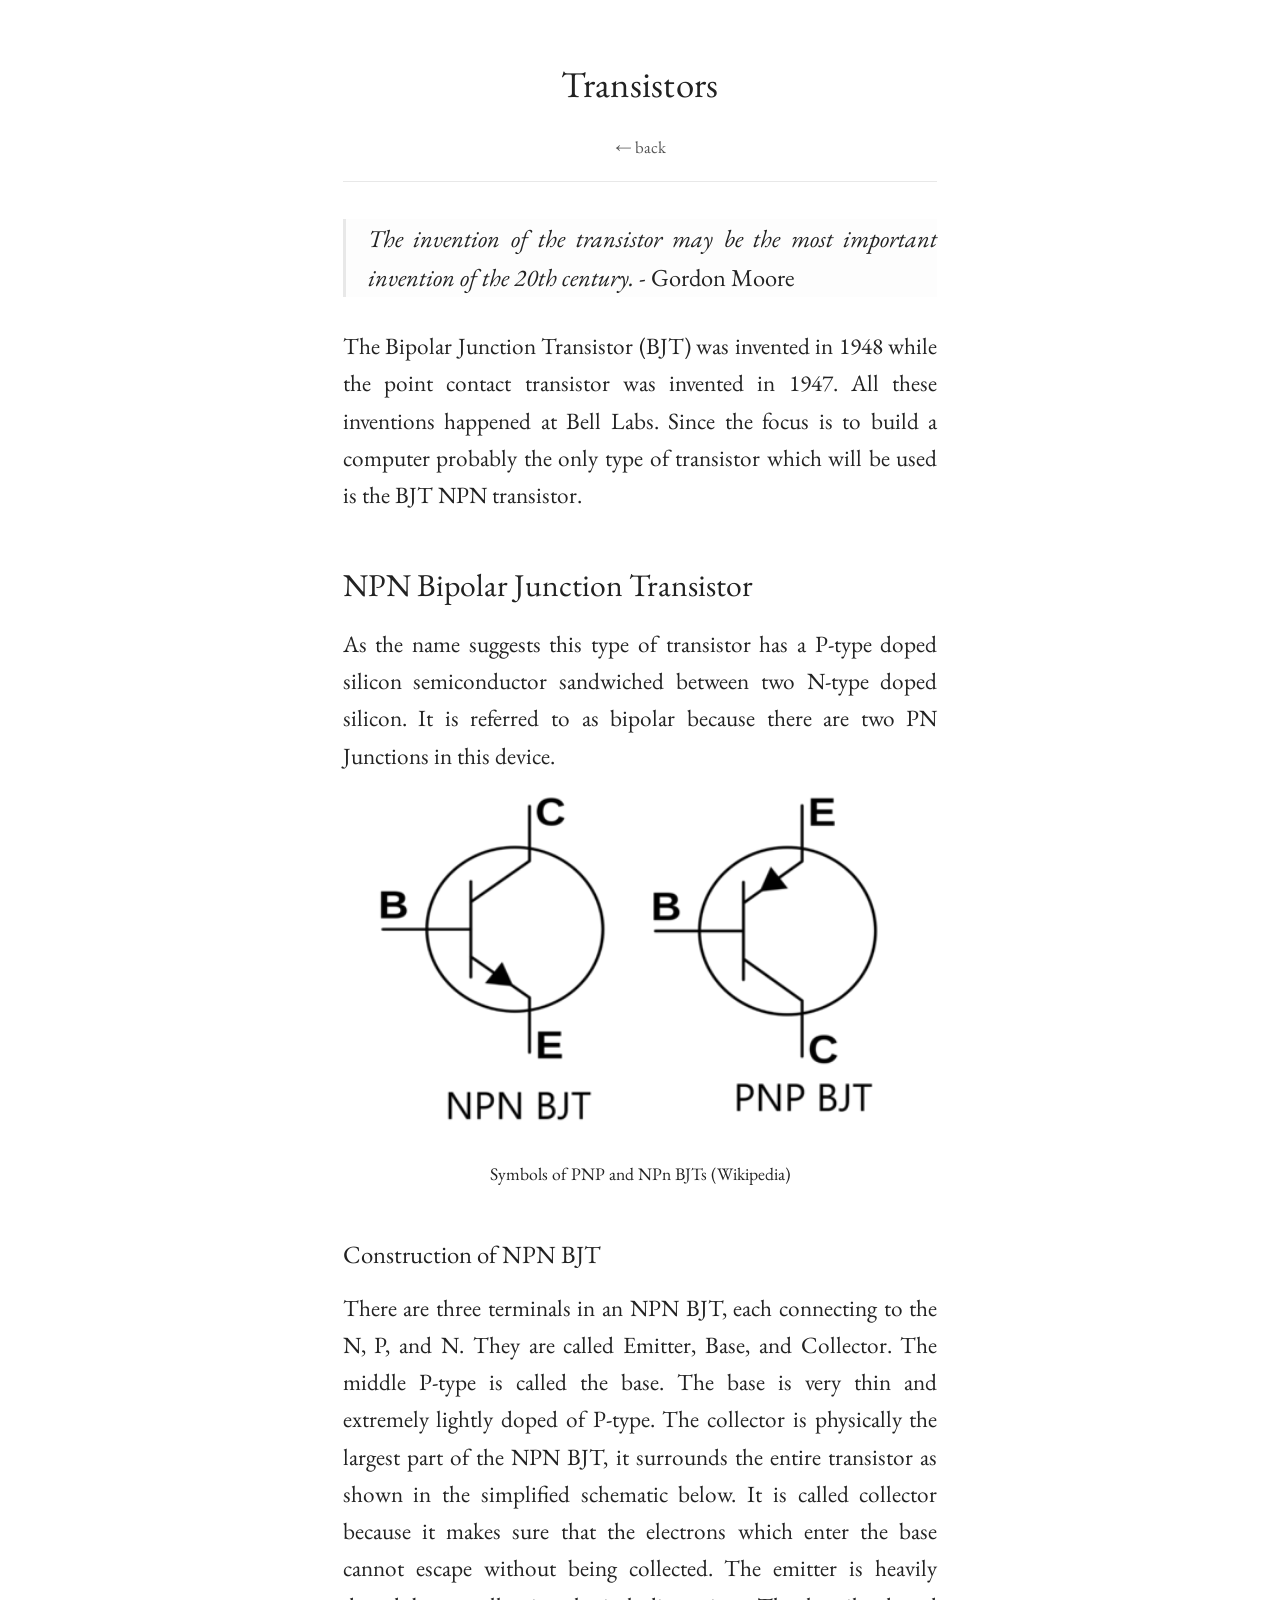
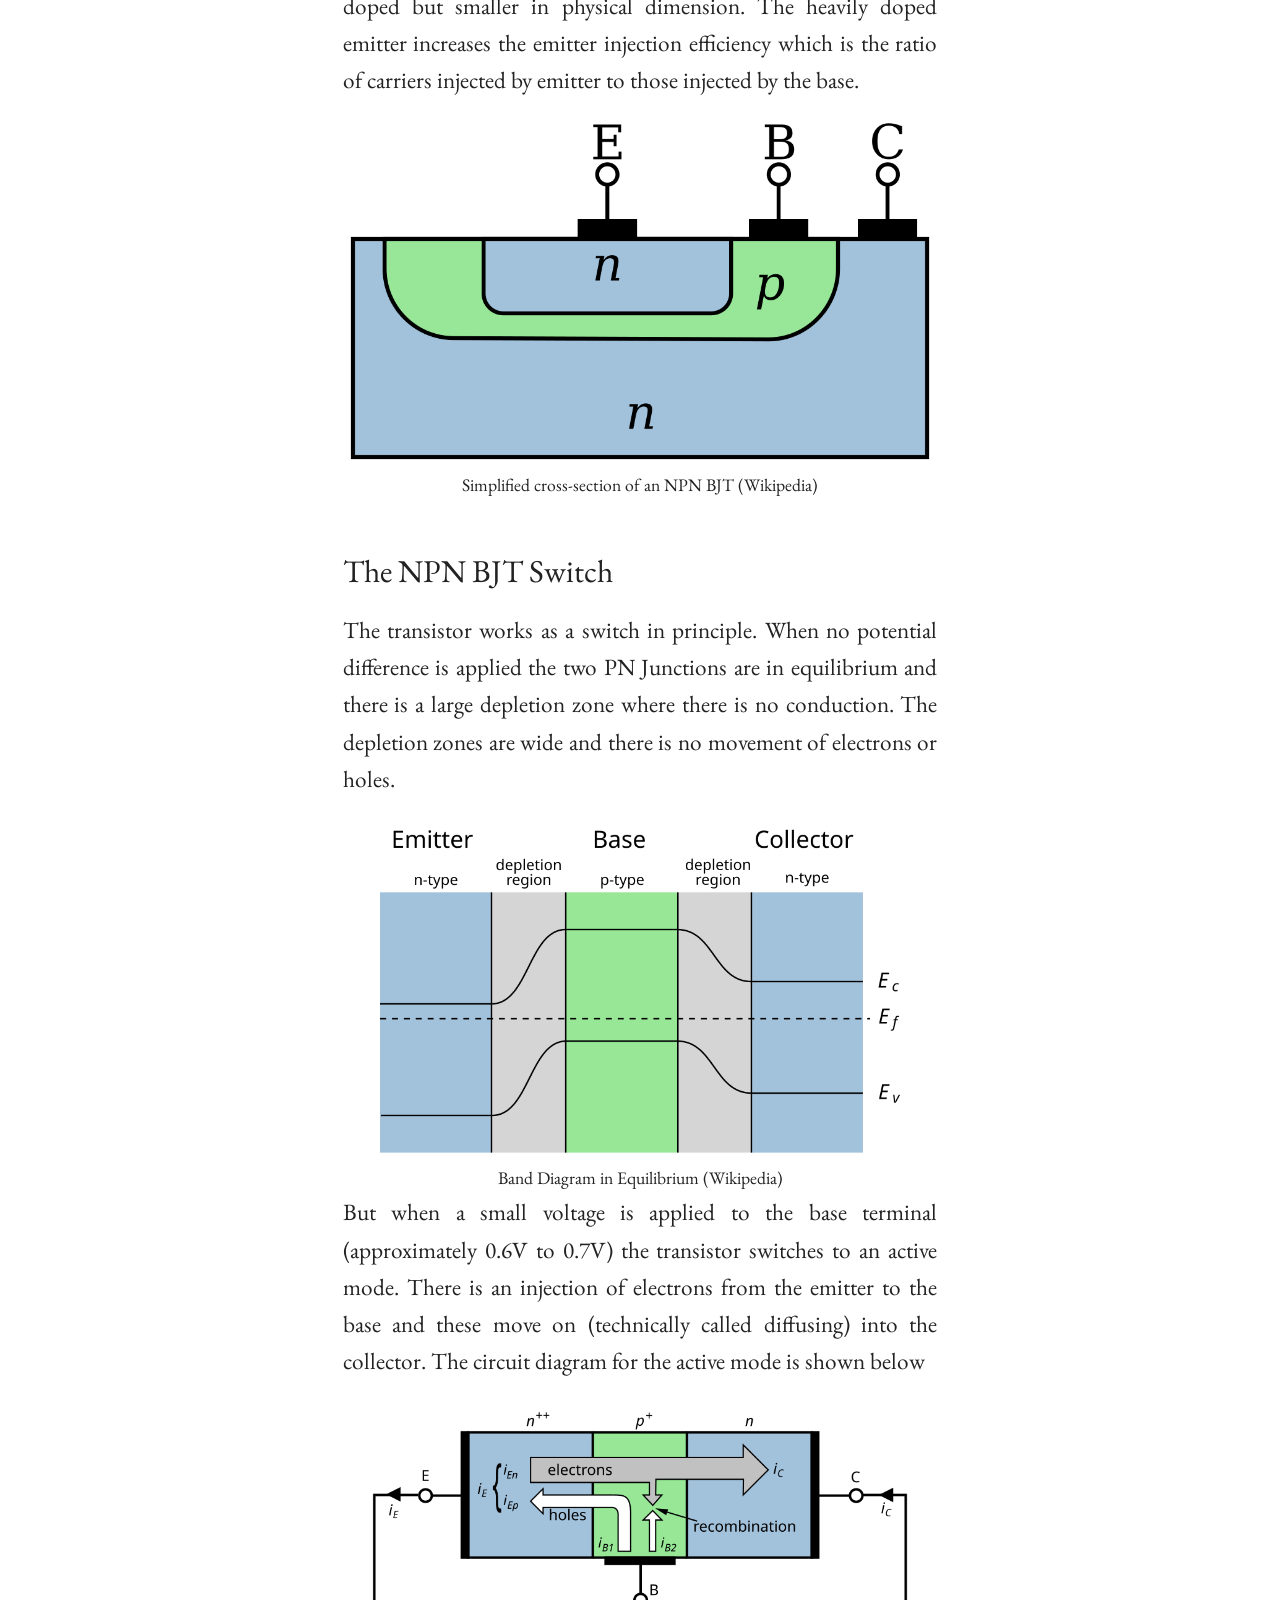
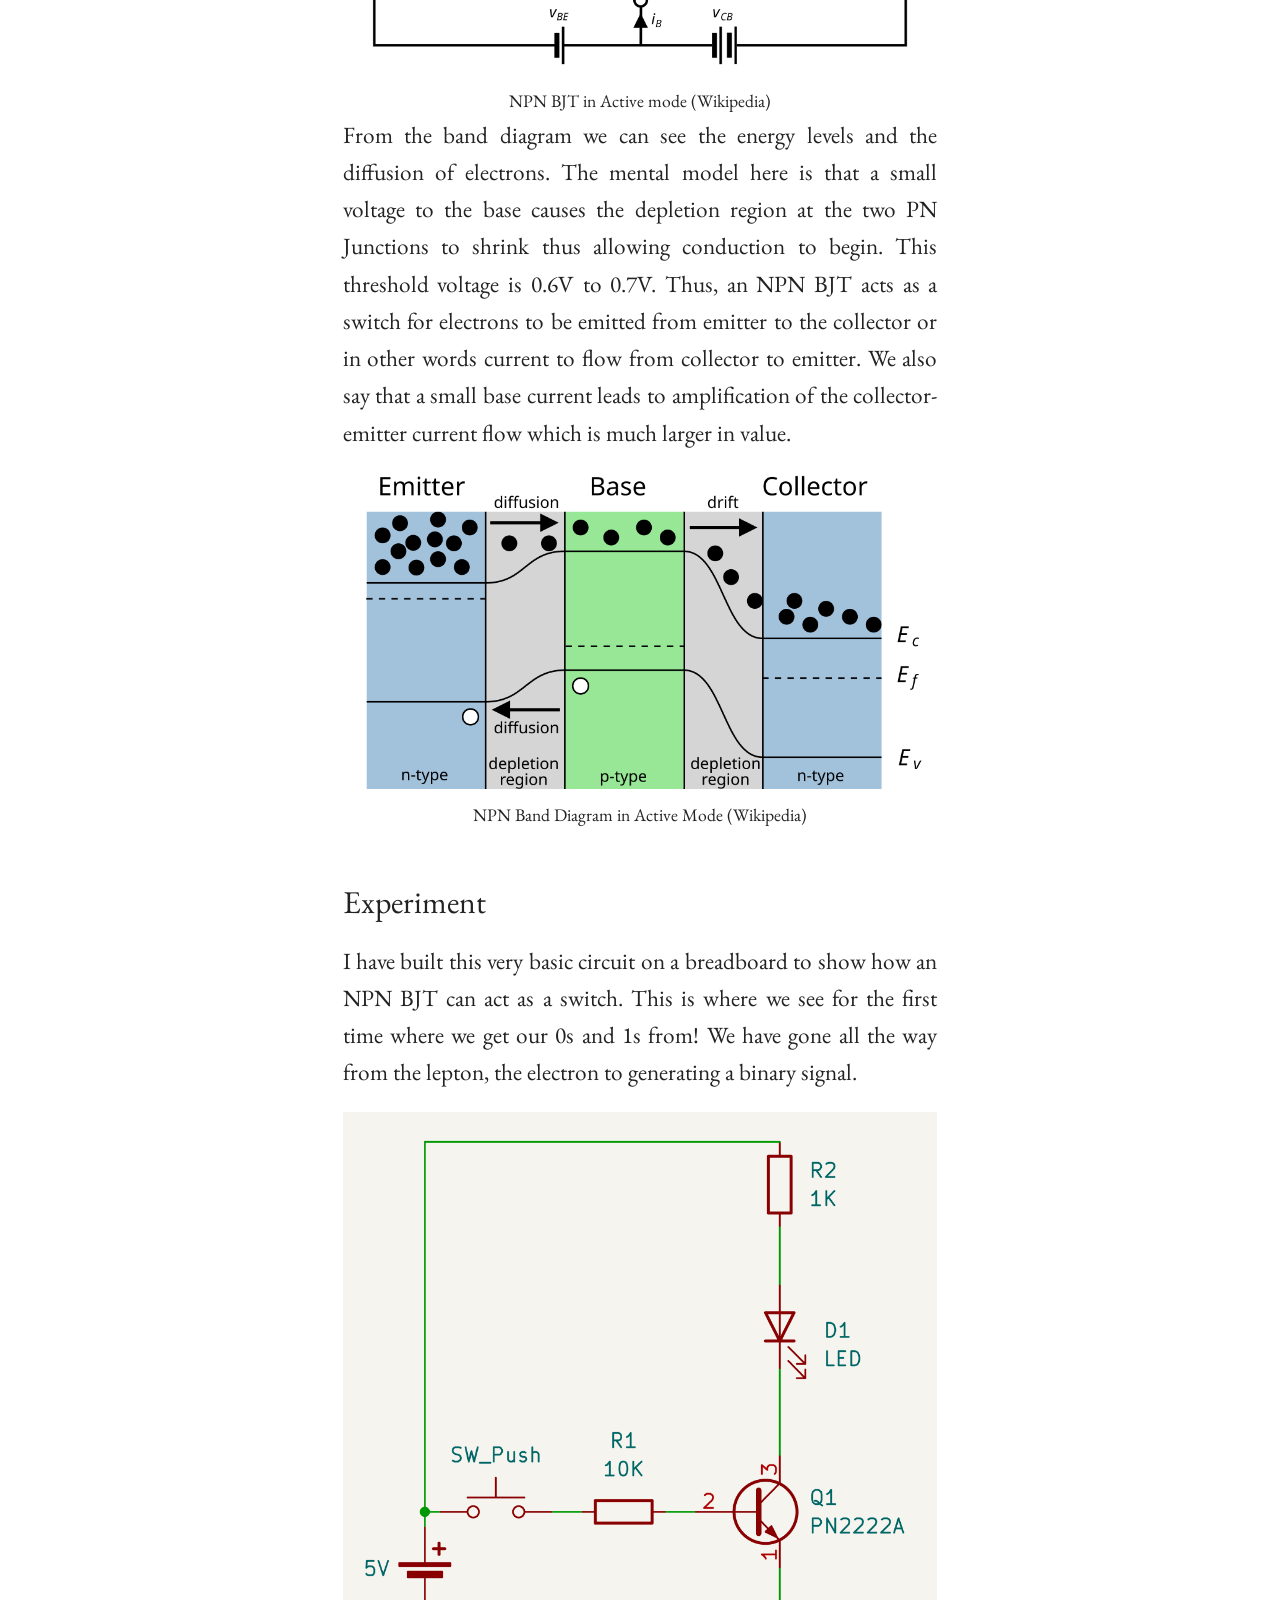
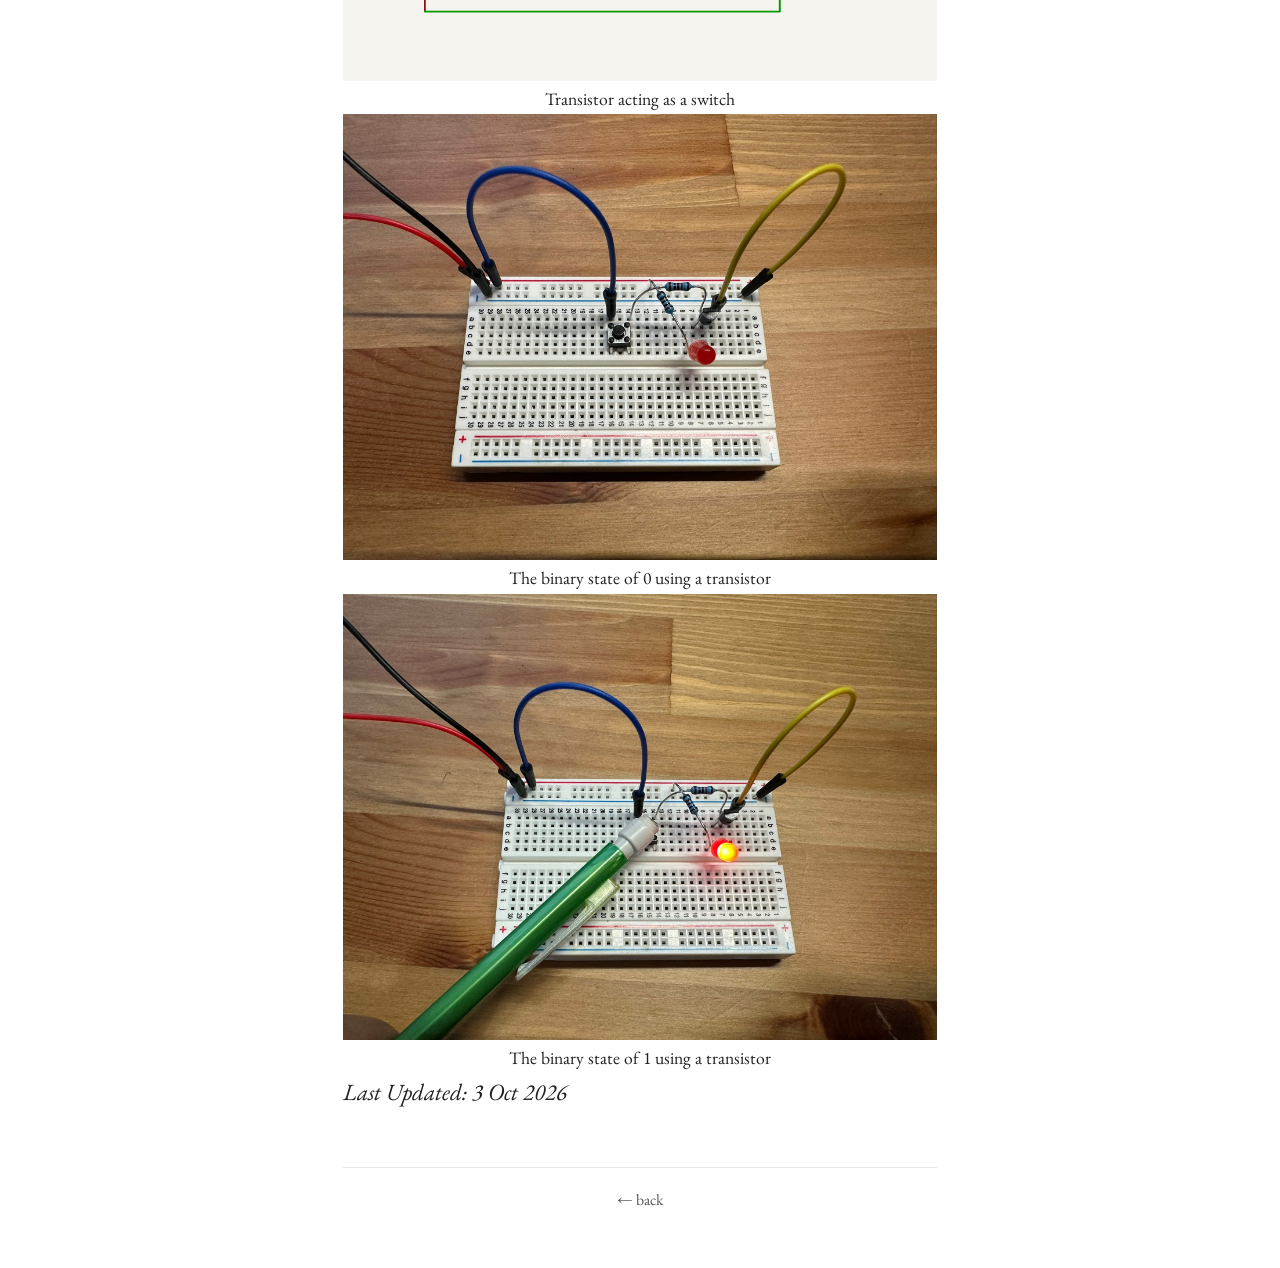
<file: posts/post5transistors.html>
<!DOCTYPE html>
<html xmlns="http://www.w3.org/1999/xhtml" lang="" xml:lang="">
<head>
  <meta charset="utf-8" />
  <meta name="generator" content="pandoc" />
  <meta name="viewport" content="width=device-width, initial-scale=1.0, user-scalable=yes" />
  <meta name="keywords" content="Transistors, PNP transistor, BJT, Solid
State Physics, Silicon, N-Type, P-Type, Doping, Band Structure, PN
Junction, Computer Architecture, First Principles, Logic
Gates, Transistors, ALU, RAM, CPU, Memory, Machine
Language, Assembly, Virtual Machine, High Level
Language, Compiler, Interpreter, Nand to Tetris" />
  <meta name="description" content="Building a Computer from the ground up" />
  <title>Transistors</title>
  <style>
    /* Default styles provided by pandoc.
    ** See https://pandoc.org/MANUAL.html#variables-for-html for config info.
    */
    code{white-space: pre-wrap;}
    span.smallcaps{font-variant: small-caps;}
    div.columns{display: flex; gap: min(4vw, 1.5em);}
    div.column{flex: auto; overflow-x: auto;}
    div.hanging-indent{margin-left: 1.5em; text-indent: -1.5em;}
    /* The extra [class] is a hack that increases specificity enough to
       override a similar rule in reveal.js */
    ul.task-list[class]{list-style: none;}
    ul.task-list li input[type="checkbox"] {
      font-size: inherit;
      width: 0.8em;
      margin: 0 0.8em 0.2em -1.6em;
      vertical-align: middle;
    }
  </style>
  <link rel="stylesheet" href="../main.css" />
  <link rel="icon" type="image/x-icon" href="../favicon.ico">
</head>
<body>
<header id="title-block-header">
<h1 class="title">Transistors</h1>
</header>
<header class="header">
<a href="./post3.html" class="home-link">← back</a>
</header>
<blockquote>
<p><em>The invention of the transistor may be the most important
invention of the 20th century.</em> - Gordon Moore</p>
</blockquote>
<p>The Bipolar Junction Transistor (BJT) was invented in 1948 while the
point contact transistor was invented in 1947. All these inventions
happened at Bell Labs. Since the focus is to build a computer probably
the only type of transistor which will be used is the BJT NPN
transistor.</p>
<h2 id="npn-bipolar-junction-transistor">NPN Bipolar Junction
Transistor</h2>
<p>As the name suggests this type of transistor has a P-type doped
silicon semiconductor sandwiched between two N-type doped silicon. It is
referred to as bipolar because there are two PN Junctions in this
device.</p>
<img src="../assets/NPNBJT.png" class="responsive-img" />
<center>
<small>Symbols of PNP and NPn BJTs (Wikipedia)</small>
</center>
<h3 id="construction-of-npn-bjt">Construction of NPN BJT</h3>
<p>There are three terminals in an NPN BJT, each connecting to the N, P,
and N. They are called Emitter, Base, and Collector. The middle P-type
is called the base. The base is very thin and extremely lightly doped of
P-type. The collector is physically the largest part of the NPN BJT, it
surrounds the entire transistor as shown in the simplified schematic
below. It is called collector because it makes sure that the electrons
which enter the base cannot escape without being collected. The emitter
is heavily doped but smaller in physical dimension. The heavily doped
emitter increases the emitter injection efficiency which is the ratio of
carriers injected by emitter to those injected by the base.</p>
<img src="../assets/NPN_cross-section.png" class="responsive-img" />
<center>
<small>Simplified cross-section of an NPN BJT (Wikipedia)</small>
</center>
<h2 id="the-npn-bjt-switch">The NPN BJT Switch</h2>
<p>The transistor works as a switch in principle. When no potential
difference is applied the two PN Junctions are in equilibrium and there
is a large depletion zone where there is no conduction. The depletion
zones are wide and there is no movement of electrons or holes.</p>
<img src="../assets/NPN_Band_Equilibrium.png" class="responsive-img" />
<center>
<small>Band Diagram in Equilibrium (Wikipedia)</small>
</center>
<p>But when a small voltage is applied to the base terminal
(approximately 0.6V to 0.7V) the transistor switches to an active mode.
There is an injection of electrons from the emitter to the base and
these move on (technically called diffusing) into the collector. The
circuit diagram for the active mode is shown below</p>
<img src="../assets/NPNActive.png" class="responsive-img" />
<center>
<small>NPN BJT in Active mode (Wikipedia)</small>
</center>
<p>From the band diagram we can see the energy levels and the diffusion
of electrons. The mental model here is that a small voltage to the base
causes the depletion region at the two PN Junctions to shrink thus
allowing conduction to begin. This threshold voltage is 0.6V to 0.7V.
Thus, an NPN BJT acts as a switch for electrons to be emitted from
emitter to the collector or in other words current to flow from
collector to emitter. We also say that a small base current leads to
amplification of the collector-emitter current flow which is much larger
in value.</p>
<img src="../assets/NPN_Band_Active.png" class="responsive-img" />
<center>
<small>NPN Band Diagram in Active Mode (Wikipedia)</small>
</center>
<h2 id="experiment">Experiment</h2>
<p>I have built this very basic circuit on a breadboard to show how an
NPN BJT can act as a switch. This is where we see for the first time
where we get our 0s and 1s from! We have gone all the way from the
lepton, the electron to generating a binary signal.</p>
<img src="../assets/NPN_switch.png" class="responsive-img" />
<center>
<small>Transistor acting as a switch</small>
</center>
<img src="../assets/NPN_switch_off.jpeg" class="responsive-img" />
<center>
<small>The binary state of 0 using a transistor</small>
</center>
<img src="../assets/NPN_switch_on.jpeg" class="responsive-img" />
<center>
<small>The binary state of 1 using a transistor</small>
</center>
<p><em>Last Updated: 3 Oct 2026</em></p>
<footer class="footer">
<a href="./post3.html" class="home-link">← back</a>
</footer>
</body>
</html>
</file>
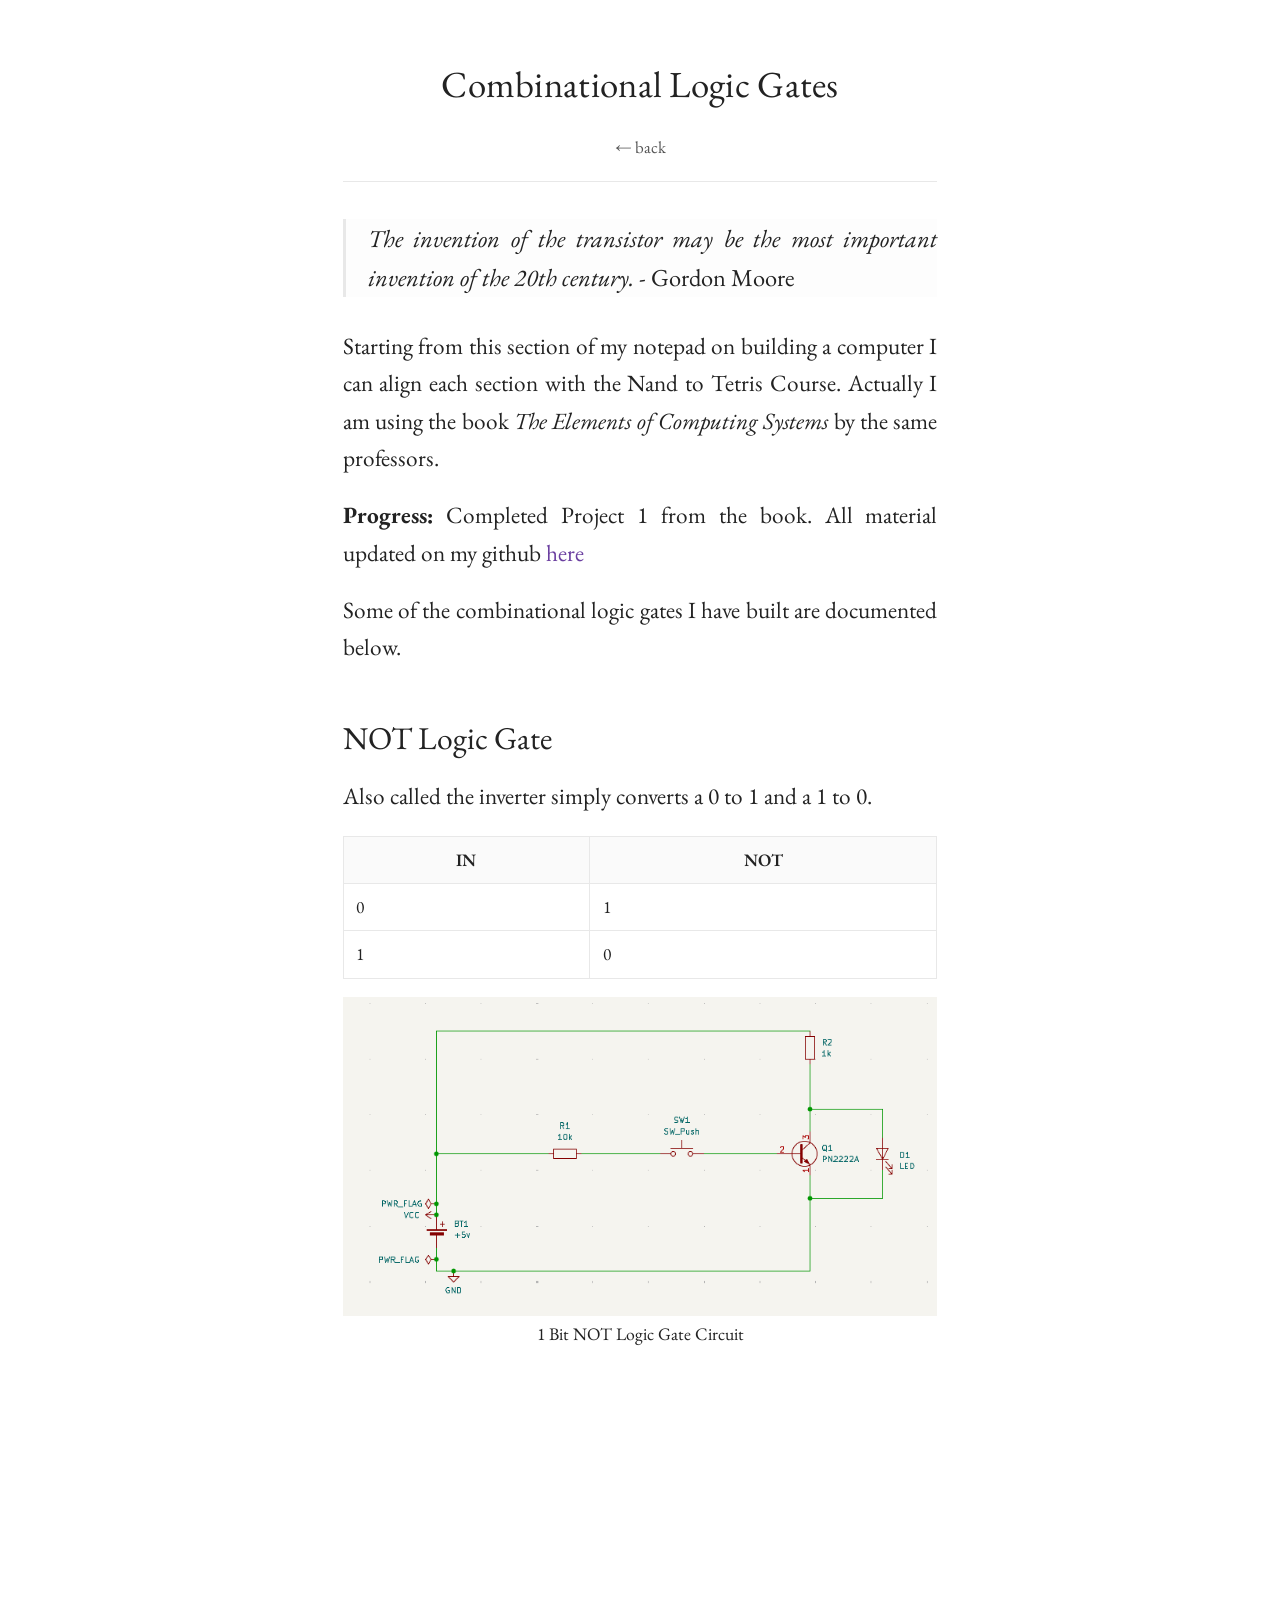
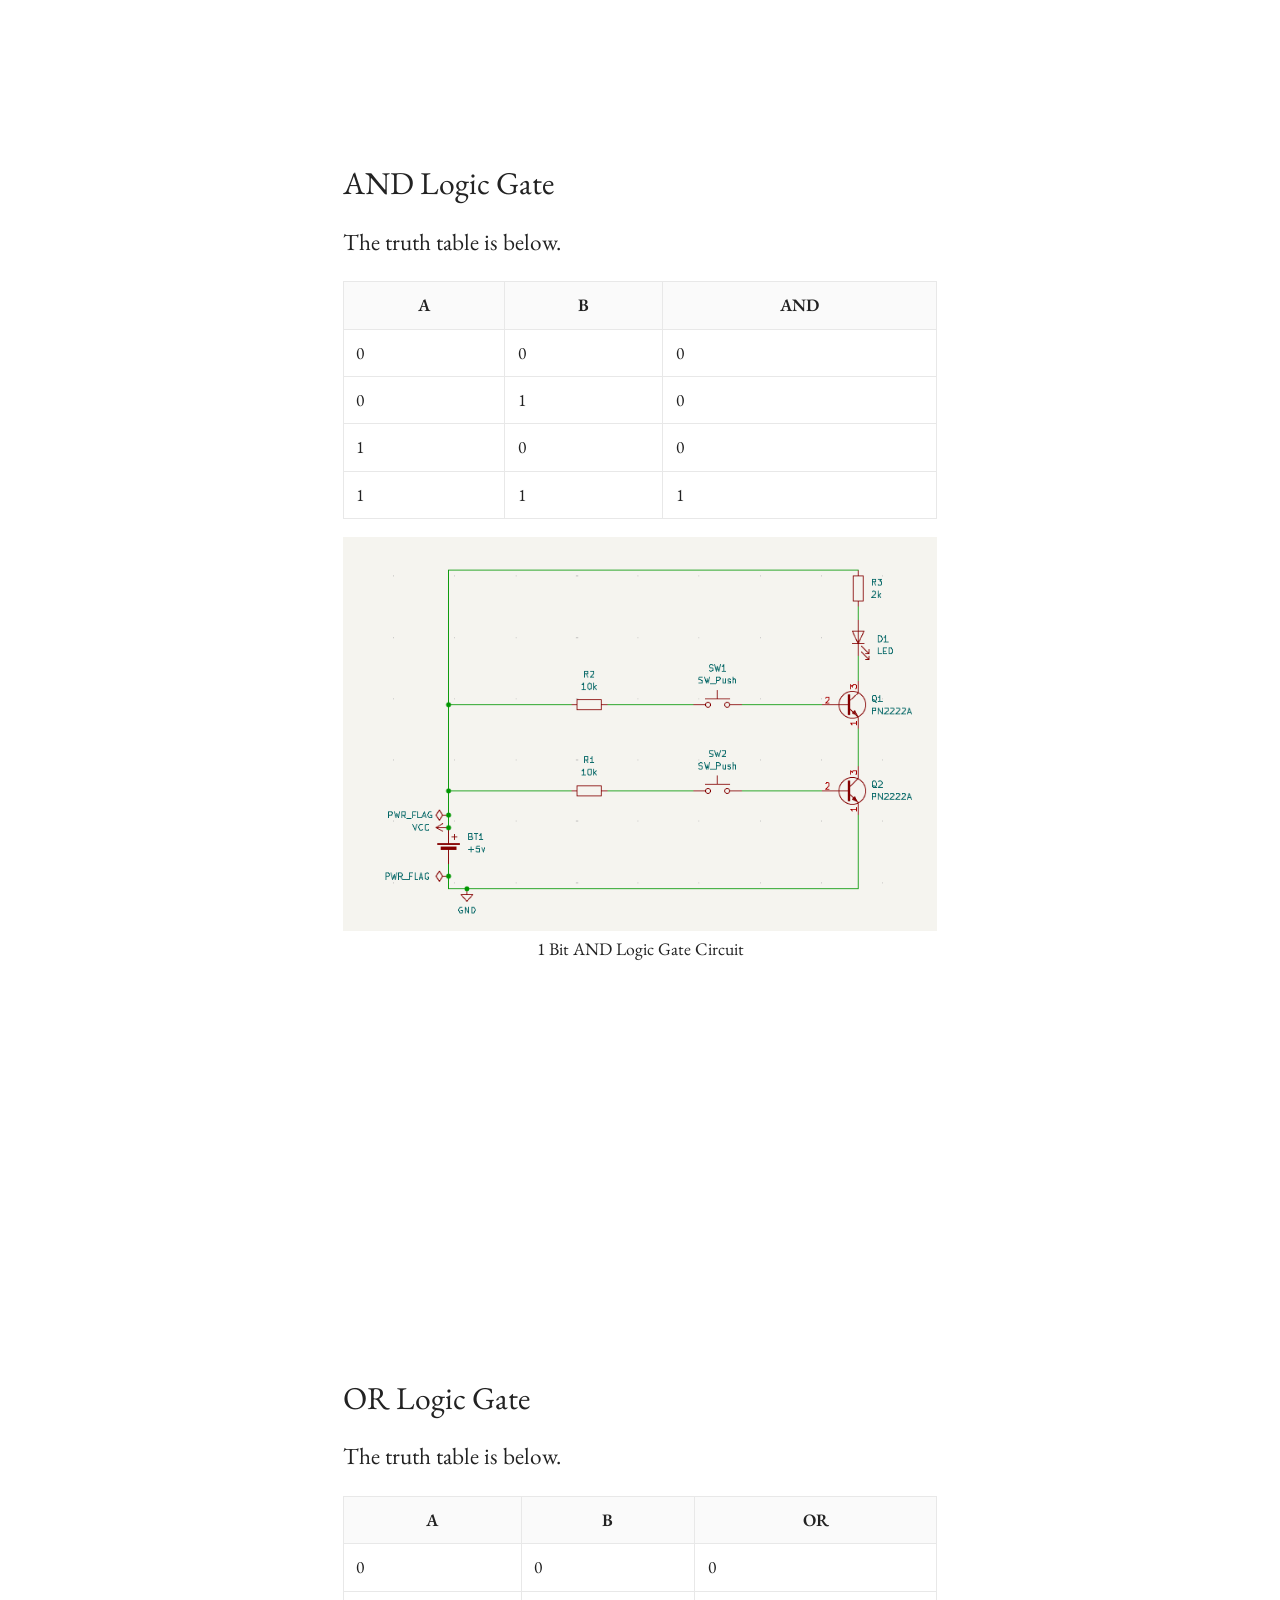
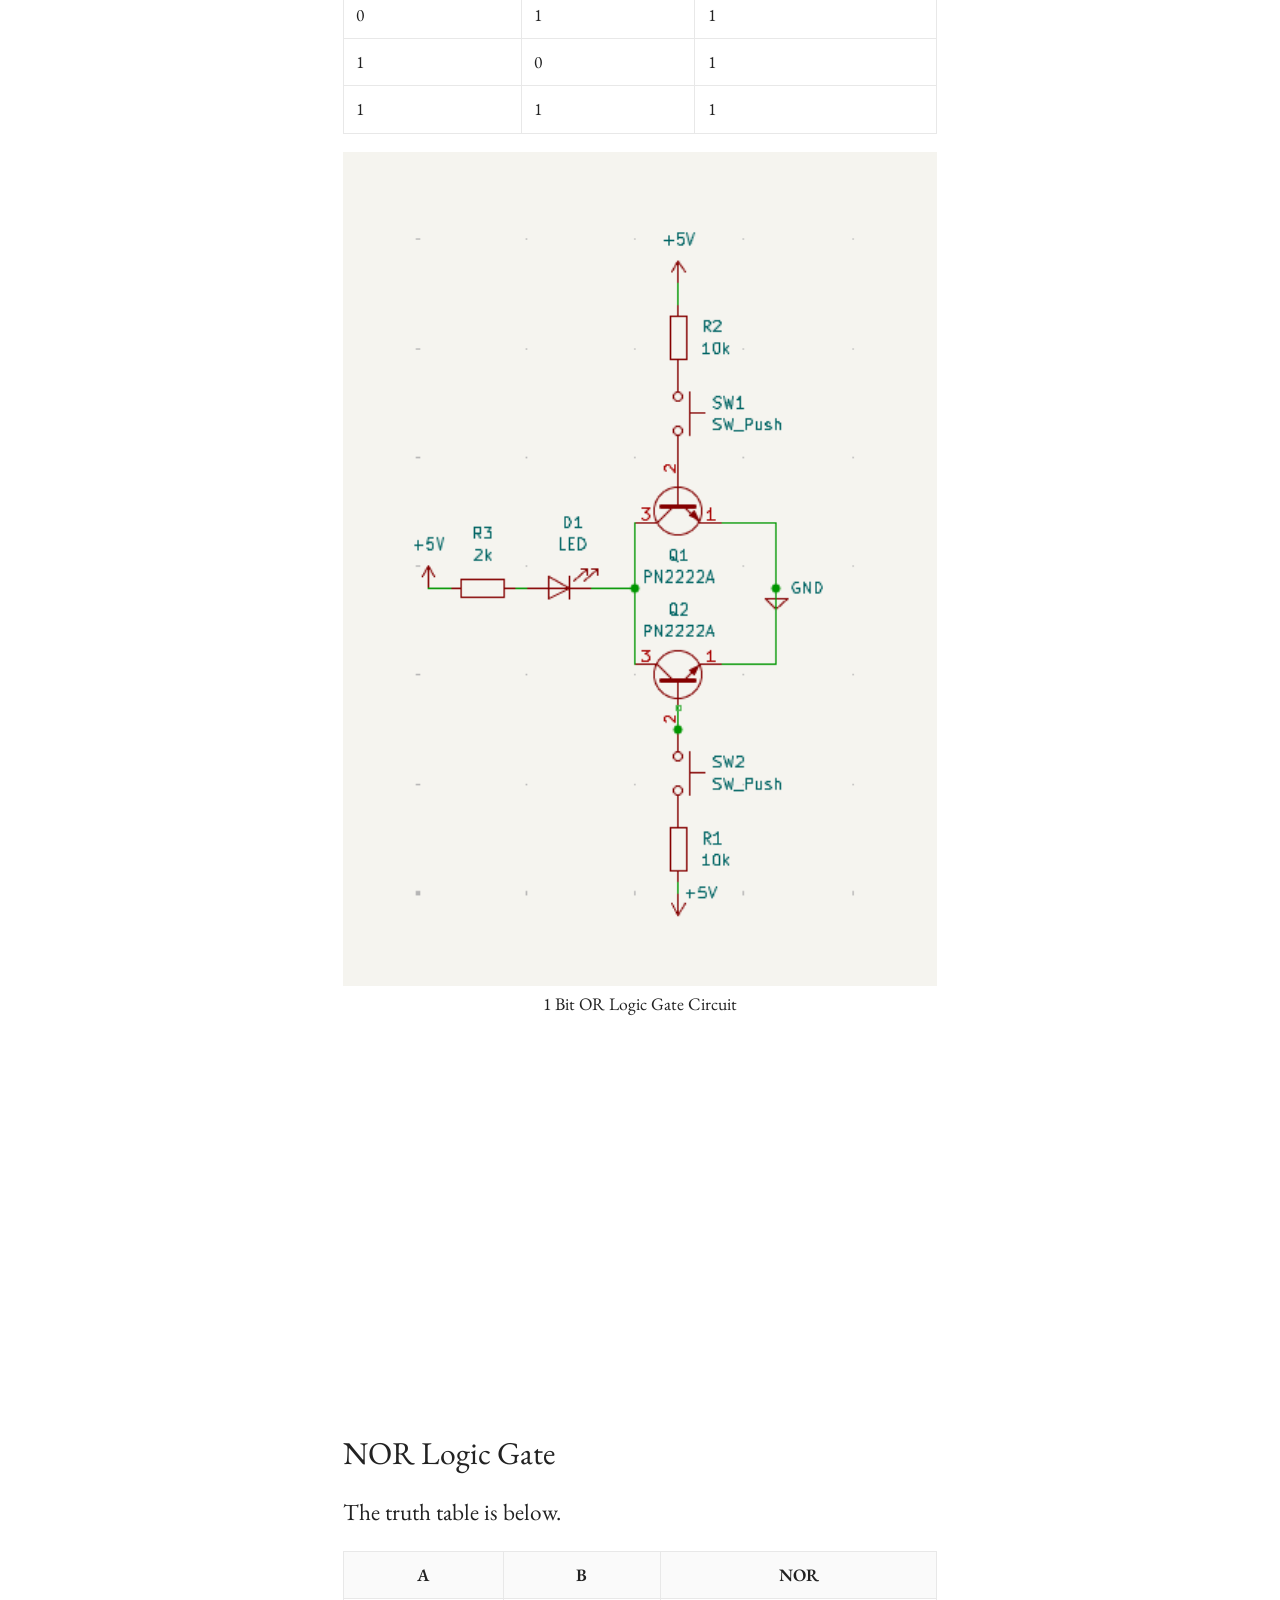
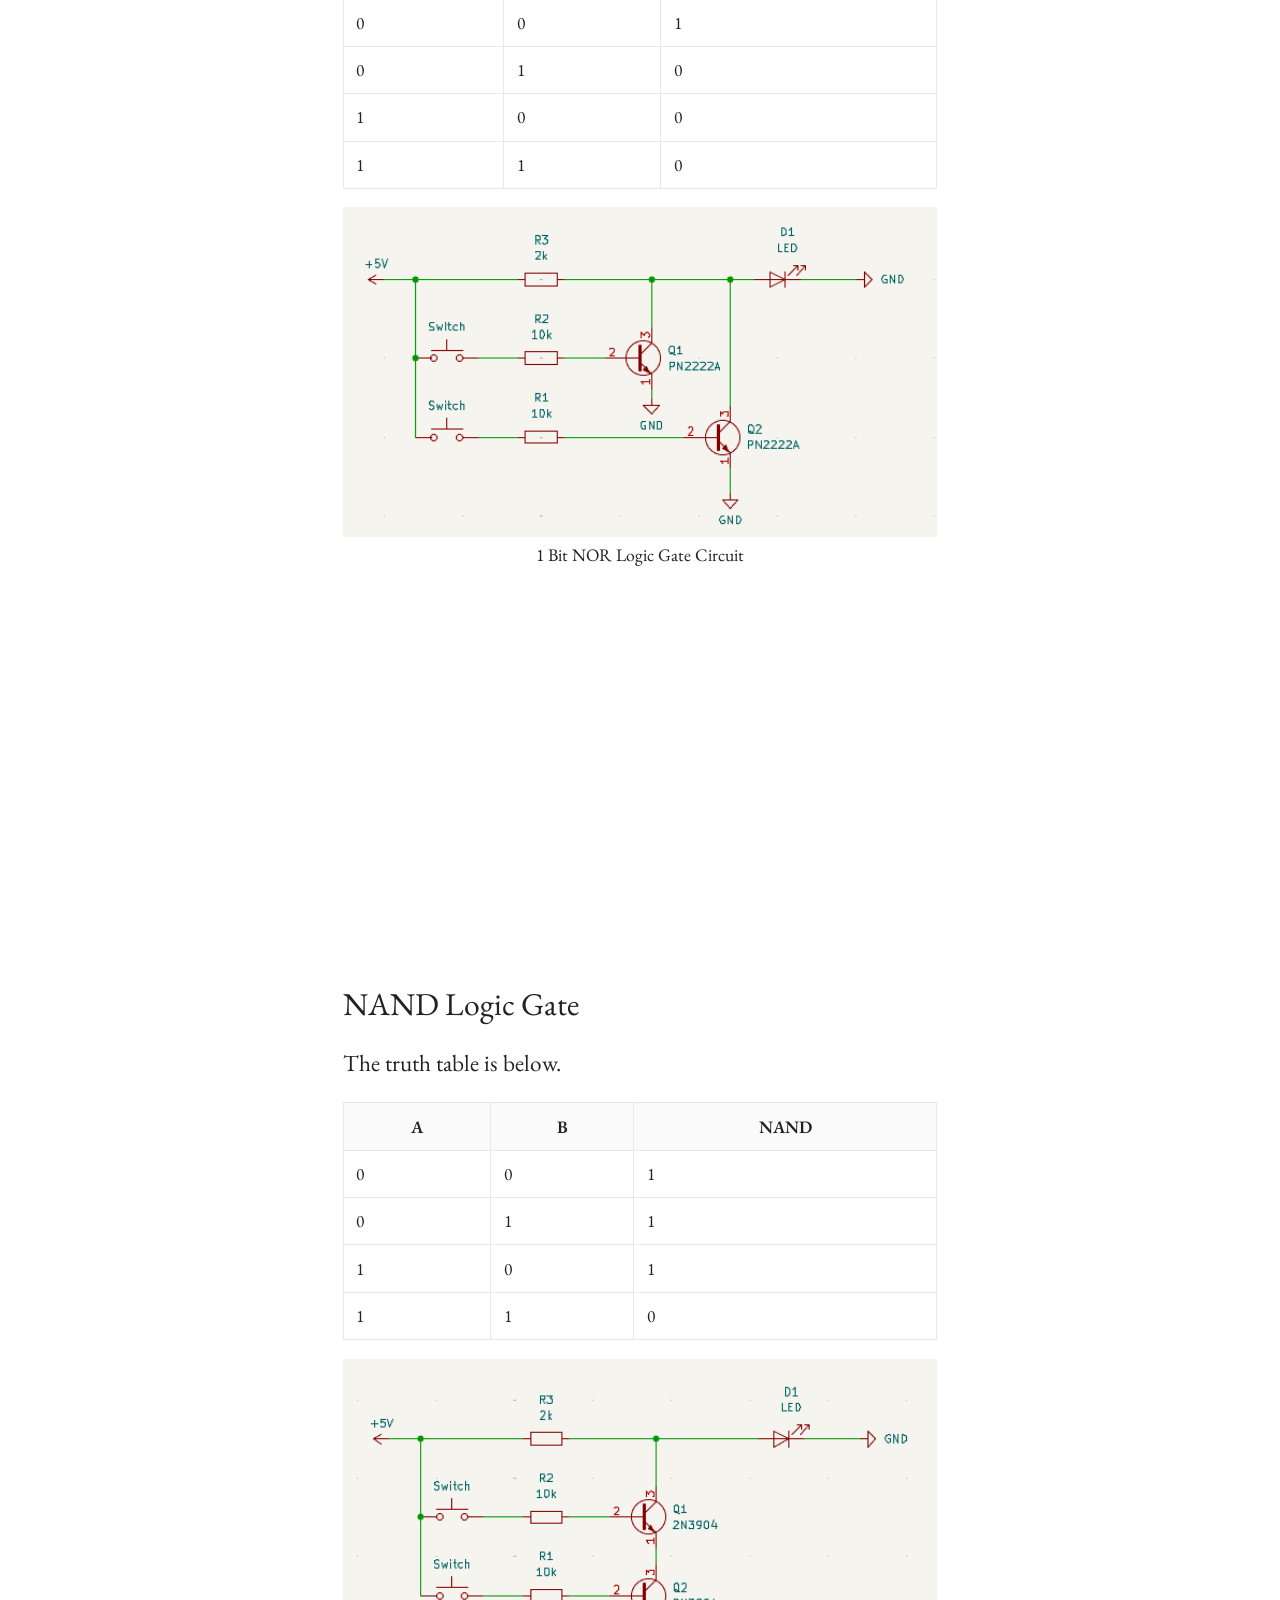
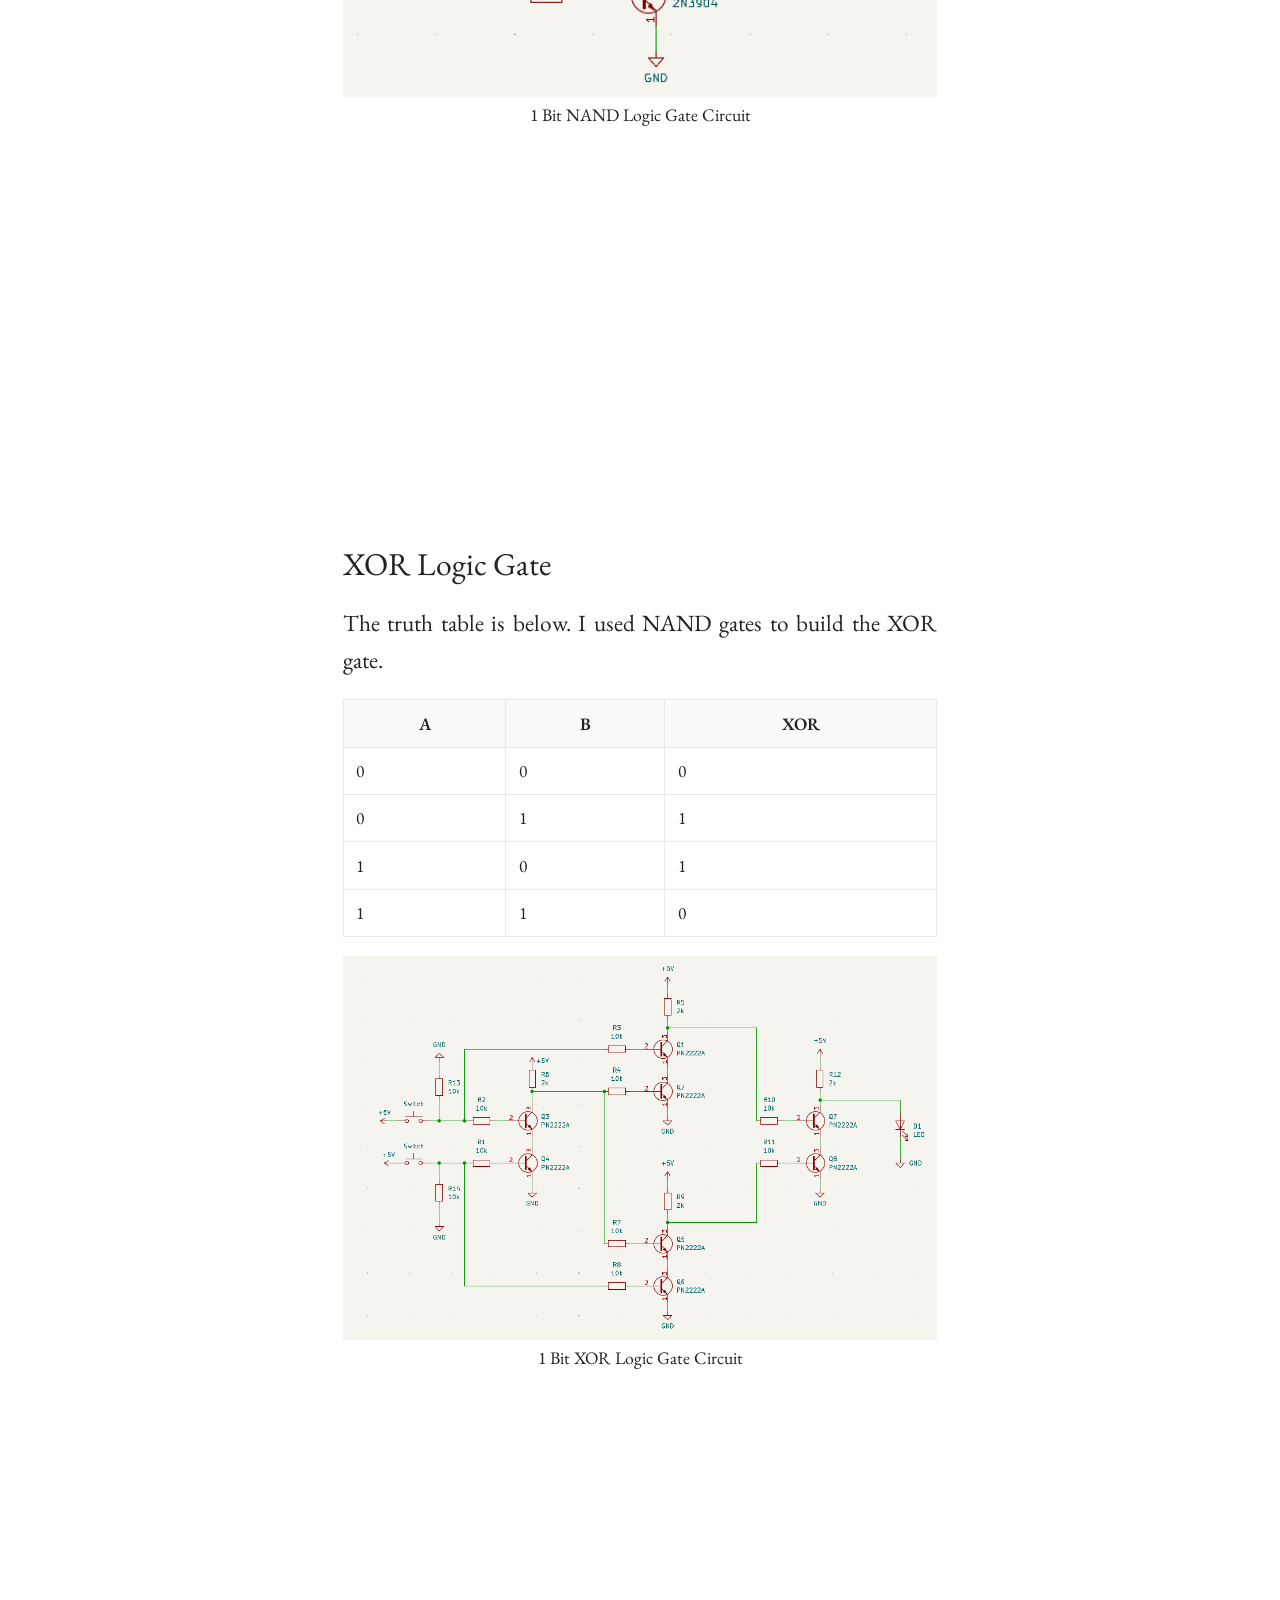
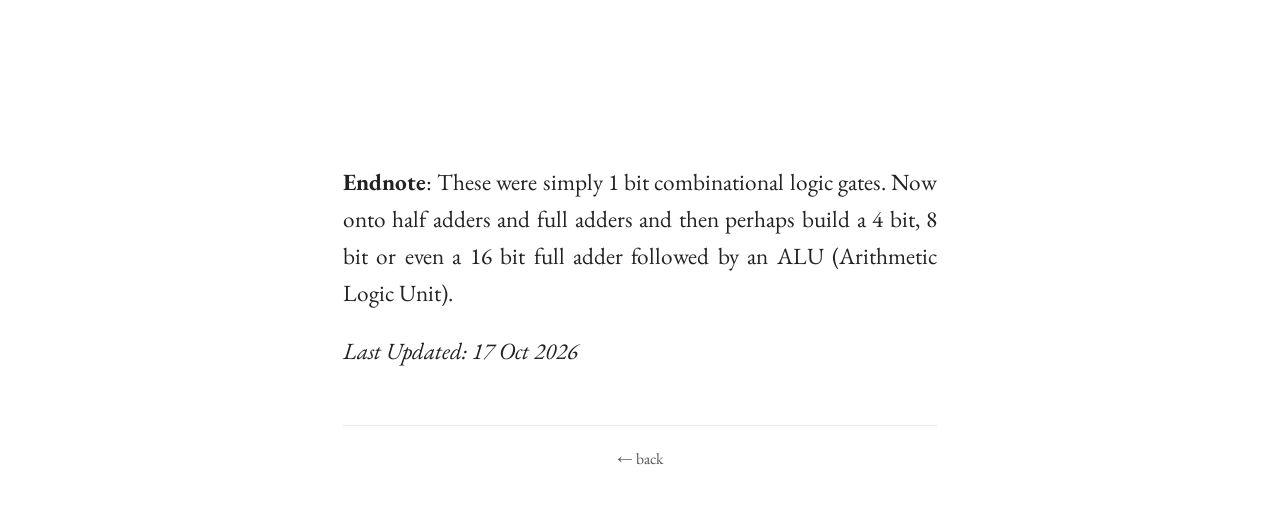
<file: posts/post6logicgates.html>
<!DOCTYPE html>
<html xmlns="http://www.w3.org/1999/xhtml" lang="" xml:lang="">
<head>
  <meta charset="utf-8" />
  <meta name="generator" content="pandoc" />
  <meta name="viewport" content="width=device-width, initial-scale=1.0, user-scalable=yes" />
  <meta name="keywords" content="Logic
Gates, AND, OR, NAND, XOR, NOT, Transistors, PNP transistor, BJT, Solid
State Physics, Silicon, N-Type, P-Type, Doping, Band Structure, PN
Junction, Computer Architecture, First Principles, Logic
Gates, Transistors, ALU, RAM, CPU, Memory, Machine
Language, Assembly, Virtual Machine, High Level
Language, Compiler, Interpreter, Nand to Tetris" />
  <meta name="description" content="Building a Computer from the ground up" />
  <title>Combinational Logic Gates</title>
  <style>
    /* Default styles provided by pandoc.
    ** See https://pandoc.org/MANUAL.html#variables-for-html for config info.
    */
    code{white-space: pre-wrap;}
    span.smallcaps{font-variant: small-caps;}
    div.columns{display: flex; gap: min(4vw, 1.5em);}
    div.column{flex: auto; overflow-x: auto;}
    div.hanging-indent{margin-left: 1.5em; text-indent: -1.5em;}
    /* The extra [class] is a hack that increases specificity enough to
       override a similar rule in reveal.js */
    ul.task-list[class]{list-style: none;}
    ul.task-list li input[type="checkbox"] {
      font-size: inherit;
      width: 0.8em;
      margin: 0 0.8em 0.2em -1.6em;
      vertical-align: middle;
    }
  </style>
  <link rel="stylesheet" href="../main.css" />
  <link rel="icon" type="image/x-icon" href="../favicon.ico">
</head>
<body>
<header id="title-block-header">
<h1 class="title">Combinational Logic Gates</h1>
</header>
<header class="header">
<a href="./post3.html" class="home-link">← back</a>
</header>
<blockquote>
<p><em>The invention of the transistor may be the most important
invention of the 20th century.</em> - Gordon Moore</p>
</blockquote>
<p>Starting from this section of my notepad on building a computer I can
align each section with the Nand to Tetris Course. Actually I am using
the book <em>The Elements of Computing Systems</em> by the same
professors.</p>
<p><strong>Progress:</strong> Completed Project 1 from the book. All
material updated on my github <a
href="https://github.com/deepak-venkatesh/nand-to-tetris">here</a></p>
<p>Some of the combinational logic gates I have built are documented
below.</p>
<h2 id="not-logic-gate">NOT Logic Gate</h2>
<p>Also called the inverter simply converts a 0 to 1 and a 1 to 0.</p>
<table>
<thead>
<tr>
<th>IN</th>
<th>NOT</th>
</tr>
</thead>
<tbody>
<tr>
<td>0</td>
<td>1</td>
</tr>
<tr>
<td>1</td>
<td>0</td>
</tr>
</tbody>
</table>
<img src="../assets/NOT-Gate.png" class="responsive-img" />
<center>
<small>1 Bit NOT Logic Gate Circuit</small>
</center>
<div class="video-container video-landscape">
<p><iframe
    src="https://www.youtube.com/embed/HKwXmZ-kiXQ"
    title="NOT Gate"
    allow="accelerometer; autoplay; clipboard-write; encrypted-media; gyroscope; picture-in-picture; web-share"
    allowfullscreen> </iframe></p>
</div>
<h2 id="and-logic-gate">AND Logic Gate</h2>
<p>The truth table is below.</p>
<table>
<thead>
<tr>
<th>A</th>
<th>B</th>
<th>AND</th>
</tr>
</thead>
<tbody>
<tr>
<td>0</td>
<td>0</td>
<td>0</td>
</tr>
<tr>
<td>0</td>
<td>1</td>
<td>0</td>
</tr>
<tr>
<td>1</td>
<td>0</td>
<td>0</td>
</tr>
<tr>
<td>1</td>
<td>1</td>
<td>1</td>
</tr>
</tbody>
</table>
<img src="../assets/AND-Gate.png" class="responsive-img" />
<center>
<small>1 Bit AND Logic Gate Circuit</small>
</center>
<div class="video-container video-landscape">
<p><iframe
    src="https://www.youtube.com/embed/GGVlgF7a0zY"
    title="AND Gate"
    allow="accelerometer; autoplay; clipboard-write; encrypted-media; gyroscope; picture-in-picture; web-share"
    allowfullscreen> </iframe></p>
</div>
<h2 id="or-logic-gate">OR Logic Gate</h2>
<p>The truth table is below.</p>
<table>
<thead>
<tr>
<th>A</th>
<th>B</th>
<th>OR</th>
</tr>
</thead>
<tbody>
<tr>
<td>0</td>
<td>0</td>
<td>0</td>
</tr>
<tr>
<td>0</td>
<td>1</td>
<td>1</td>
</tr>
<tr>
<td>1</td>
<td>0</td>
<td>1</td>
</tr>
<tr>
<td>1</td>
<td>1</td>
<td>1</td>
</tr>
</tbody>
</table>
<img src="../assets/OR-Gate.png" class="responsive-img" />
<center>
<small>1 Bit OR Logic Gate Circuit</small>
</center>
<div class="video-container video-landscape">
<p><iframe
    src="https://www.youtube.com/embed/ViSYYkTSXuE"
    title="OR Gate"
    allow="accelerometer; autoplay; clipboard-write; encrypted-media; gyroscope; picture-in-picture; web-share"
    allowfullscreen> </iframe></p>
</div>
<h2 id="nor-logic-gate">NOR Logic Gate</h2>
<p>The truth table is below.</p>
<table>
<thead>
<tr>
<th>A</th>
<th>B</th>
<th>NOR</th>
</tr>
</thead>
<tbody>
<tr>
<td>0</td>
<td>0</td>
<td>1</td>
</tr>
<tr>
<td>0</td>
<td>1</td>
<td>0</td>
</tr>
<tr>
<td>1</td>
<td>0</td>
<td>0</td>
</tr>
<tr>
<td>1</td>
<td>1</td>
<td>0</td>
</tr>
</tbody>
</table>
<img src="../assets/NOR-Gate.png" class="responsive-img" />
<center>
<small>1 Bit NOR Logic Gate Circuit</small>
</center>
<div class="video-container video-landscape">
<p><iframe
    src="https://www.youtube.com/embed/BWPggF5wnLQ"
    title="NOR Gate"
    allow="accelerometer; autoplay; clipboard-write; encrypted-media; gyroscope; picture-in-picture; web-share"
    allowfullscreen> </iframe></p>
</div>
<h2 id="nand-logic-gate">NAND Logic Gate</h2>
<p>The truth table is below.</p>
<table>
<thead>
<tr>
<th>A</th>
<th>B</th>
<th>NAND</th>
</tr>
</thead>
<tbody>
<tr>
<td>0</td>
<td>0</td>
<td>1</td>
</tr>
<tr>
<td>0</td>
<td>1</td>
<td>1</td>
</tr>
<tr>
<td>1</td>
<td>0</td>
<td>1</td>
</tr>
<tr>
<td>1</td>
<td>1</td>
<td>0</td>
</tr>
</tbody>
</table>
<img src="../assets/NAND-Gate.png" class="responsive-img" />
<center>
<small>1 Bit NAND Logic Gate Circuit</small>
</center>
<div class="video-container video-landscape">
<p><iframe
    src="https://www.youtube.com/embed/wSkmmx20C0M"
    title="NAND Gate"
    allow="accelerometer; autoplay; clipboard-write; encrypted-media; gyroscope; picture-in-picture; web-share"
    allowfullscreen> </iframe></p>
</div>
<h2 id="xor-logic-gate">XOR Logic Gate</h2>
<p>The truth table is below. I used NAND gates to build the XOR
gate.</p>
<table>
<thead>
<tr>
<th>A</th>
<th>B</th>
<th>XOR</th>
</tr>
</thead>
<tbody>
<tr>
<td>0</td>
<td>0</td>
<td>0</td>
</tr>
<tr>
<td>0</td>
<td>1</td>
<td>1</td>
</tr>
<tr>
<td>1</td>
<td>0</td>
<td>1</td>
</tr>
<tr>
<td>1</td>
<td>1</td>
<td>0</td>
</tr>
</tbody>
</table>
<img src="../assets/XOR-Gate.png" class="responsive-img" />
<center>
<small>1 Bit XOR Logic Gate Circuit</small>
</center>
<div class="video-container video-landscape">
<p><iframe
    src="https://www.youtube.com/embed/go_RwYugdTc"
    title="XOR Gate"
    allow="accelerometer; autoplay; clipboard-write; encrypted-media; gyroscope; picture-in-picture; web-share"
    allowfullscreen> </iframe></p>
</div>
<p><strong>Endnote</strong>: These were simply 1 bit combinational logic
gates. Now onto half adders and full adders and then perhaps build a 4
bit, 8 bit or even a 16 bit full adder followed by an ALU (Arithmetic
Logic Unit).</p>
<p><em>Last Updated: 17 Oct 2026</em></p>
<footer class="footer">
<a href="./post3.html" class="home-link">← back</a>
</footer>
</body>
</html>
</file>
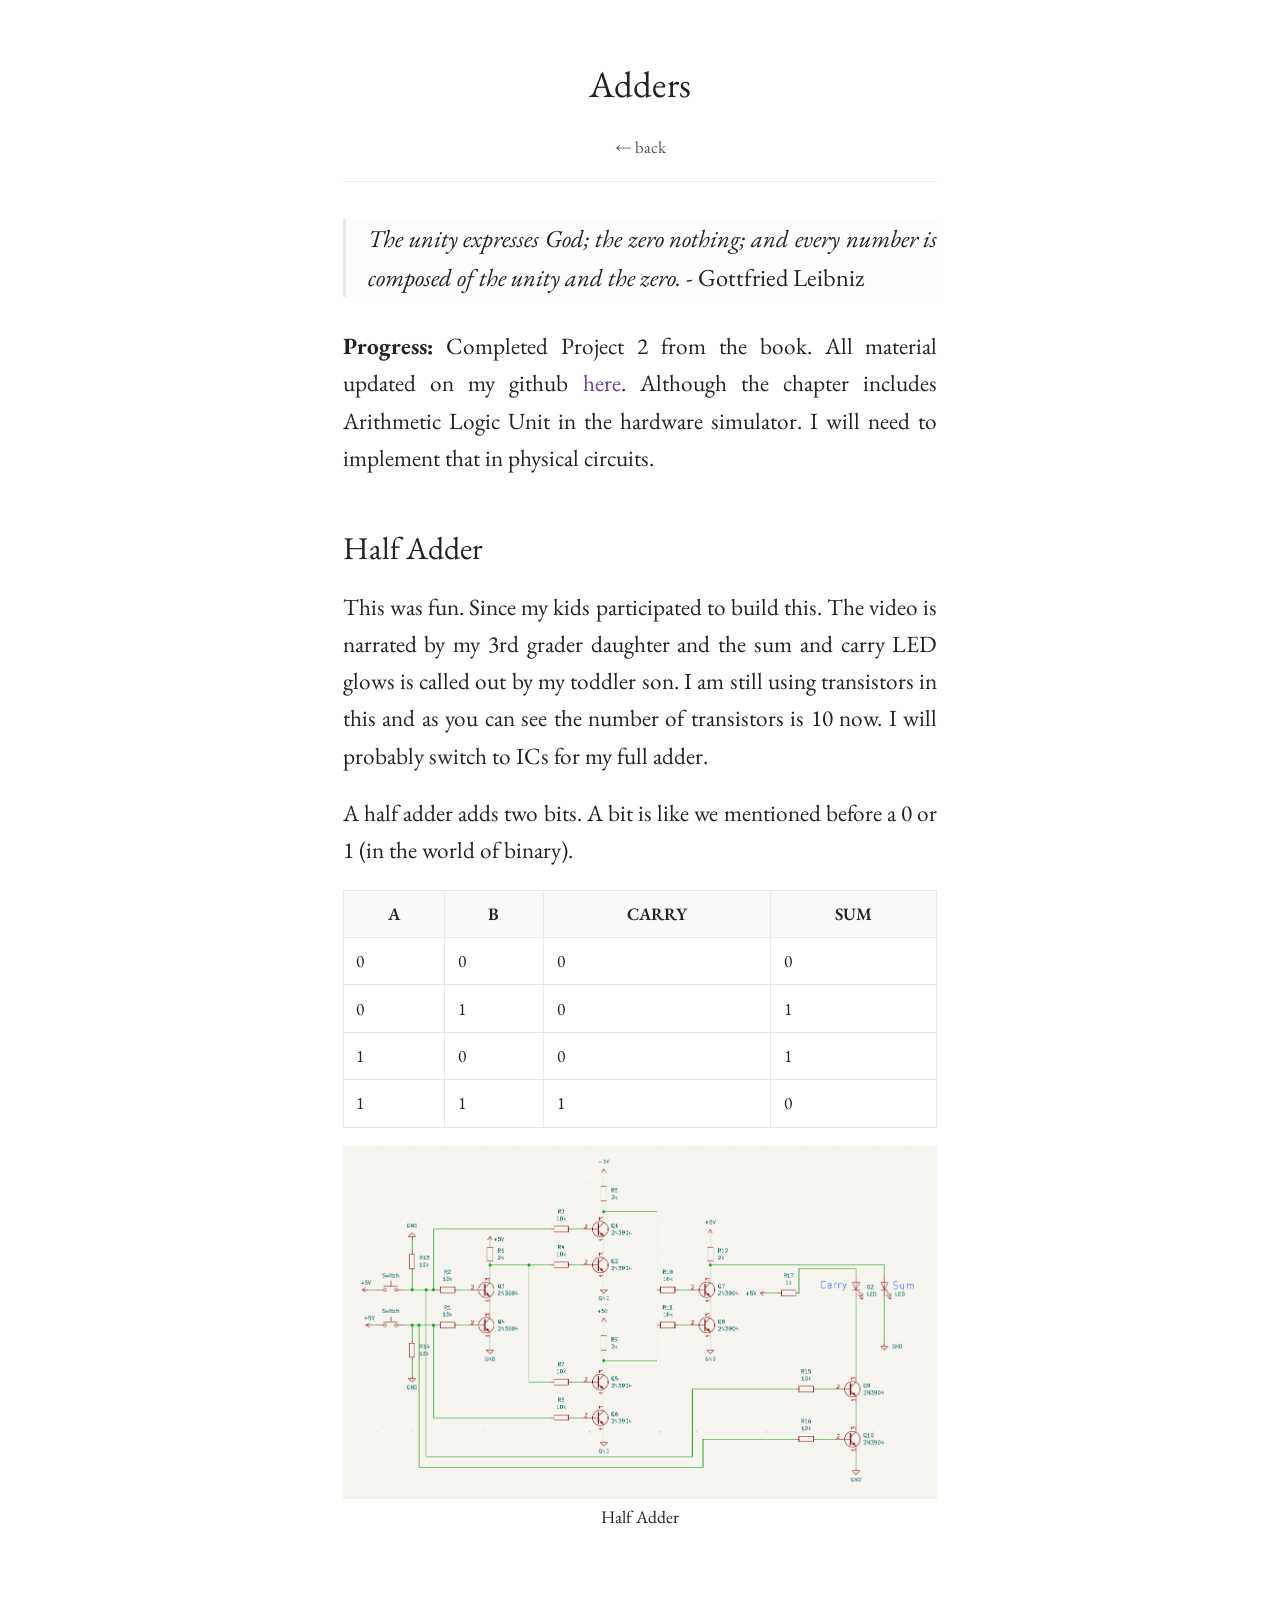
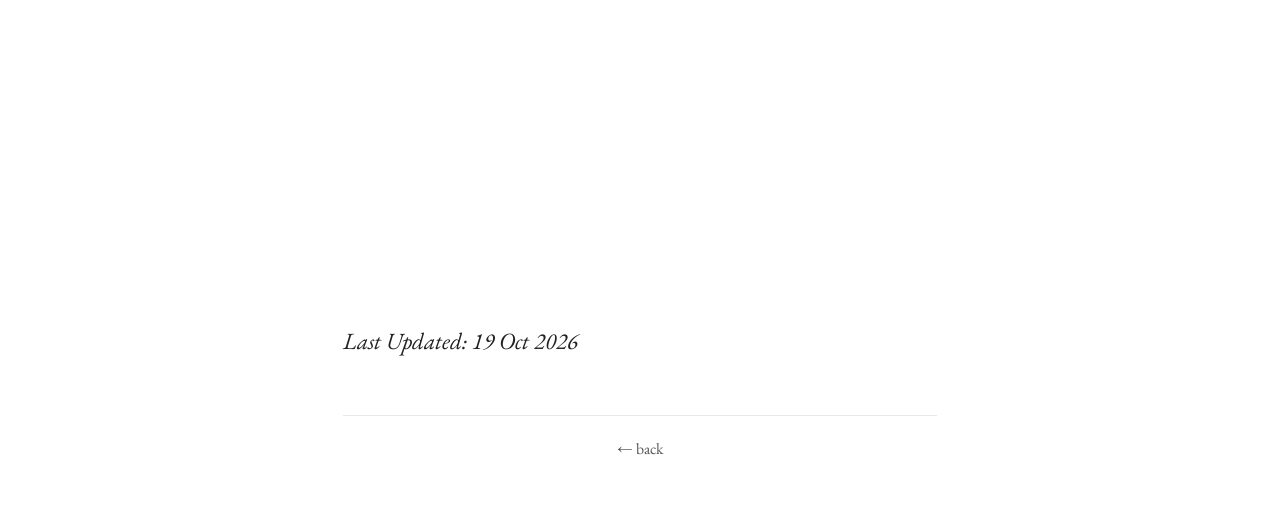
<file: posts/post7adders.html>
<!DOCTYPE html>
<html xmlns="http://www.w3.org/1999/xhtml" lang="" xml:lang="">
<head>
  <meta charset="utf-8" />
  <meta name="generator" content="pandoc" />
  <meta name="viewport" content="width=device-width, initial-scale=1.0, user-scalable=yes" />
  <meta name="keywords" content="Half Adder, Full Adder, Ripple Carry
Adder, Binary Adders, Logic
Gates, AND, OR, NAND, XOR, NOT, Transistors, PNP transistor, BJT, Solid
State Physics, Silicon, N-Type, P-Type, Doping, Band Structure, PN
Junction, Computer Architecture, First Principles, Logic
Gates, Transistors, ALU, RAM, CPU, Memory, Machine
Language, Assembly, Virtual Machine, High Level
Language, Compiler, Interpreter, Nand to Tetris" />
  <meta name="description" content="Building a Computer from the ground up" />
  <title>Adders</title>
  <style>
    /* Default styles provided by pandoc.
    ** See https://pandoc.org/MANUAL.html#variables-for-html for config info.
    */
    code{white-space: pre-wrap;}
    span.smallcaps{font-variant: small-caps;}
    div.columns{display: flex; gap: min(4vw, 1.5em);}
    div.column{flex: auto; overflow-x: auto;}
    div.hanging-indent{margin-left: 1.5em; text-indent: -1.5em;}
    /* The extra [class] is a hack that increases specificity enough to
       override a similar rule in reveal.js */
    ul.task-list[class]{list-style: none;}
    ul.task-list li input[type="checkbox"] {
      font-size: inherit;
      width: 0.8em;
      margin: 0 0.8em 0.2em -1.6em;
      vertical-align: middle;
    }
  </style>
  <link rel="stylesheet" href="../main.css" />
  <link rel="icon" type="image/x-icon" href="../favicon.ico">
</head>
<body>
<header id="title-block-header">
<h1 class="title">Adders</h1>
</header>
<header class="header">
<a href="./post3.html" class="home-link">← back</a>
</header>
<blockquote>
<p><em>The unity expresses God; the zero nothing; and every number is
composed of the unity and the zero.</em> - Gottfried Leibniz</p>
</blockquote>
<p><strong>Progress:</strong> Completed Project 2 from the book. All
material updated on my github <a
href="https://github.com/deepak-venkatesh/nand-to-tetris">here</a>.
Although the chapter includes Arithmetic Logic Unit in the hardware
simulator. I will need to implement that in physical circuits.</p>
<h2 id="half-adder">Half Adder</h2>
<p>This was fun. Since my kids participated to build this. The video is
narrated by my 3rd grader daughter and the sum and carry LED glows is
called out by my toddler son. I am still using transistors in this and
as you can see the number of transistors is 10 now. I will probably
switch to ICs for my full adder.</p>
<p>A half adder adds two bits. A bit is like we mentioned before a 0 or
1 (in the world of binary).</p>
<table>
<thead>
<tr>
<th>A</th>
<th>B</th>
<th>CARRY</th>
<th>SUM</th>
</tr>
</thead>
<tbody>
<tr>
<td>0</td>
<td>0</td>
<td>0</td>
<td>0</td>
</tr>
<tr>
<td>0</td>
<td>1</td>
<td>0</td>
<td>1</td>
</tr>
<tr>
<td>1</td>
<td>0</td>
<td>0</td>
<td>1</td>
</tr>
<tr>
<td>1</td>
<td>1</td>
<td>1</td>
<td>0</td>
</tr>
</tbody>
</table>
<img src="../assets/Half-Adder.png" class="responsive-img" />
<center>
<small>Half Adder</small>
</center>
<div class="video-container video-landscape">
<p><iframe
    src="https://www.youtube.com/embed/MjyxJtvg9s0"
    title="Half Adder"
    allow="accelerometer; autoplay; clipboard-write; encrypted-media; gyroscope; picture-in-picture; web-share"
    allowfullscreen> </iframe></p>
</div>
<p><em>Last Updated: 19 Oct 2026</em></p>
<footer class="footer">
<a href="./post3.html" class="home-link">← back</a>
</footer>
</body>
</html>
</file>
<file: main.css>
/* ------------------------------------------------------
   VARIABLES
------------------------------------------------------ */
@import url('https://fonts.googleapis.com/css2?family=EB+Garamond:wght@400;600&family=Roboto+Mono&display=swap');


/* ------------------------------------------------------
   GLOBAL FIX TO PREVENT MOBILE OVERFLOW
------------------------------------------------------ */
*,
*::before,
*::after {
  box-sizing: border-box;
}

:root {
  --text: #222;
  --muted: #555;
  --bg: #ffffff;
  --accent: #6b3fa0;
  --code-bg: #f9f9f9;
  --border: #e8e8e8;
  --measure: 65ch;
  --lh: 1.6;
  --space: 1.1rem;
}

/* ------------------------------------------------------
   BASE
------------------------------------------------------ */
html, body {
  margin: 0;
  padding: 0;
  width: 100%;
  background: var(--bg);
  color: var(--text);
  font-family: "EB Garamond", Georgia, "Times New Roman", serif;
  font-size: 1.15em;
  line-height: var(--lh);
  -webkit-font-smoothing: antialiased;
  text-rendering: optimizeLegibility;
}

html {
  scroll-behavior: smooth;
}

/* ------------------------------------------------------
   LAYOUT (CENTERED COLUMN)
------------------------------------------------------ */
body, #main-block {
  max-width: var(--measure);
  margin: 3rem auto;
  padding: 0 1.5rem;   /* keeps spacing on the sides */
}

/* ------------------------------------------------------
   HEADINGS
------------------------------------------------------ */
h1, h2, h3, h4 {
  font-family: "EB Garamond", "Times New Roman", serif;
  color: var(--text);
  font-weight: 400;
  margin-top: 2.5rem;
  margin-bottom: 0.8rem;
}

h1 {
  text-align: center;
  margin-top: 0;
  font-size: 2rem;
  letter-spacing: 0.3px;
}

/* ------------------------------------------------------
   PARAGRAPHS
------------------------------------------------------ */
p, .verse {
  margin: 0 0 var(--space);
  text-align: justify;
  text-justify: inter-word;
  hyphens: auto;
  color: var(--text);
  font-size: 1.1em;
}

/* ------------------------------------------------------
   BLOCKQUOTES
------------------------------------------------------ */
blockquote {
  font-size: 1.05em;
  color: var(--muted);
  border-left: 3px solid var(--border);
  padding-left: 1em;
  margin: 1.4em 0;
  background: #fdfdfd;
}

/* ------------------------------------------------------
   CODE
------------------------------------------------------ */
code, pre {
  font-family: "Roboto Mono", monospace;
  font-size: 0.9em;
  background: var(--code-bg);
  border-radius: 4px;
}

pre {
  padding: 0.9em 1em;
  margin: 1em 0;
  overflow-x: auto;
  border: 1px solid var(--border);
}

code {
  padding: 0.2em 0.4em;
}

/* ------------------------------------------------------
   IMAGES
------------------------------------------------------ */
img {
  max-width: 100%;
  height: auto;
  display: block;
  margin: 1.2rem auto;
}

.responsive-img {
  display: block;
  margin: 0 auto;
  max-width: 600px;
  width: 100%;
  height: auto;
}

/* ------------------------------------------------------
   TABLES
------------------------------------------------------ */
table {
  border-collapse: collapse;
  margin: 1rem 0;
  width: 100%;
  font-size: 0.95rem;
}

th, td {
  border: 1px solid var(--border);
  padding: 0.5rem 0.7rem;
  vertical-align: top;
}

th {
  background: #fafafa;
  font-weight: 600;
}

/* ------------------------------------------------------
   LINKS
------------------------------------------------------ */
a {
  color: var(--accent);
  text-decoration: none;
  transition: color 0.2s ease;
}

a:hover {
  color: #9d5de1;
}

/* ------------------------------------------------------
   FOOTER
------------------------------------------------------ */
.footer {
  text-align: center;
  margin-top: 3rem;
  padding-top: 1rem;
  border-top: 1px solid var(--border);
  color: var(--muted);
  font-size: 0.9rem;
}

.footer .home-link {
  color: var(--muted);
  font-family: "EB Garamond", serif;
  font-size: 0.95em;
  text-decoration: none;
  transition: color 0.2s ease;
}

.footer .home-link:hover {
  color: var(--accent);
}

/* ------------------------------------------------------
   HEADER
------------------------------------------------------ */
.header {
  text-align: center;
  margin-bottom: 2rem;
  padding-bottom: 1rem;
  border-bottom: 1px solid var(--border);
}

.header .home-link {
  color: var(--muted);
  font-family: "EB Garamond", serif;
  font-size: 0.80em;
  text-decoration: none;
  transition: color 0.2s ease;
}

.header .home-link:hover {
  color: var(--accent);
}

/* ------------------------------------------------------
   RESPONSIVE ADJUSTMENTS
------------------------------------------------------ */
@media (max-width: 768px) {
  body, #main-block {
    margin: 2rem auto;
    padding: 0 1rem;
  }
}

@media (max-width: 480px) {
  body {
    font-size: 1em;
  }
  body, #main-block {
    margin: 1.5rem auto;
    padding: 0 1rem;
  }
}

/* ------------------------------------------------------
   VIDEOS
------------------------------------------------------ */
.video-container {
  width: 100%;
  margin: 1.5rem auto;
}

.video-container iframe {
  display: block;
  width: 100%;
  border: 0;
  border-radius: 8px;
}

/* Normal YouTube videos */
.video-landscape {
  max-width: 100%;
}

.video-landscape iframe {
  aspect-ratio: 16 / 9;
}

/* YouTube Shorts / portrait videos */
.video-portrait {
  max-width: 400px;
}

.video-portrait iframe {
  aspect-ratio: 9 / 16;
}
</file>
